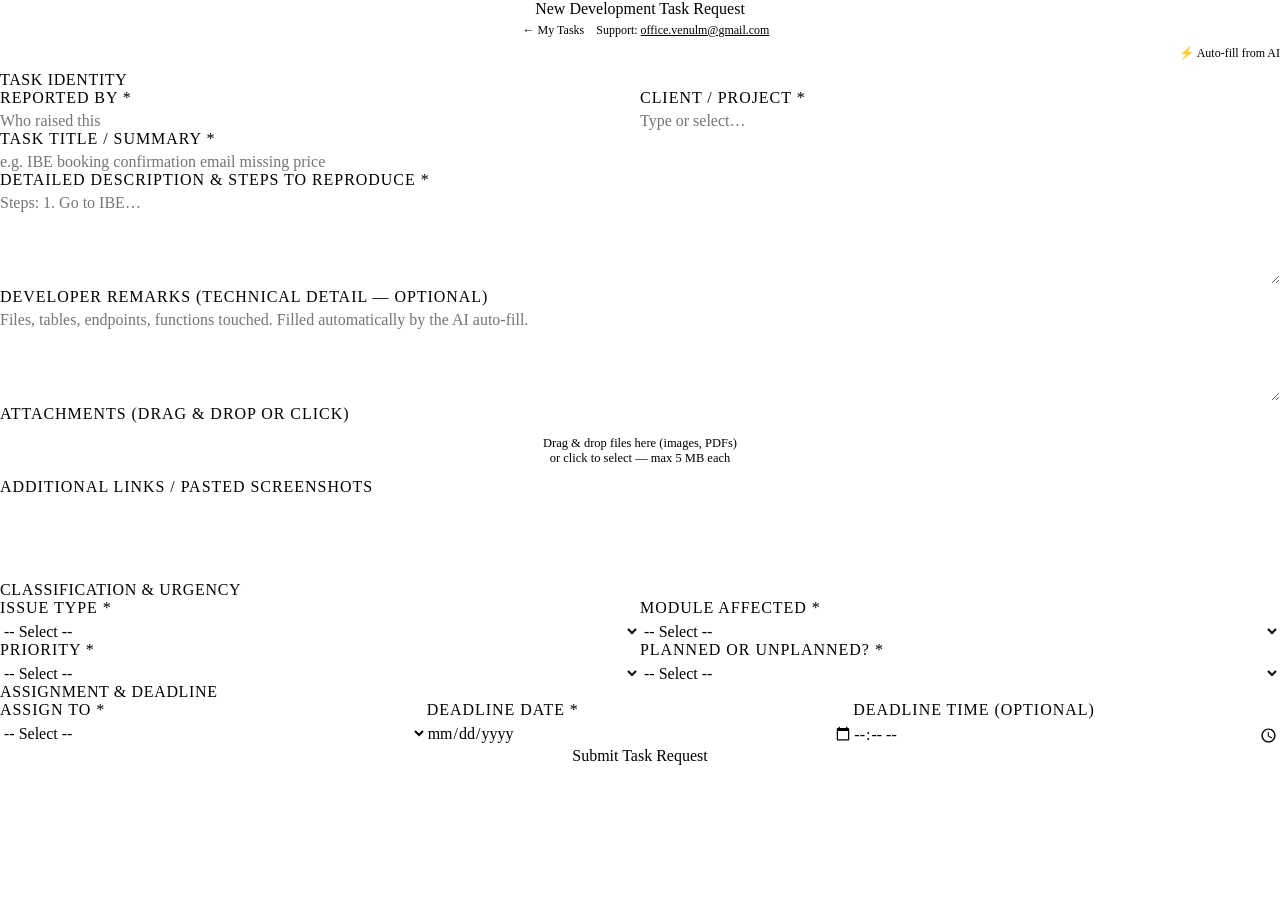
<file: appscript/Index.html>
<!DOCTYPE html>
<html>
<head>
<base target="_top">
<meta charset="utf-8">
<?!= include('Tokens'); ?>
<style>
  /* New task request form — OneSapro design system.
     No brand values are declared here; everything resolves from Tokens.html.
     The old local :root defined --color-primary:#76B900, which collided head-on
     with the design system's --color-primary:#00712D. */
  *, *::before, *::after { box-sizing: border-box; }
  [hidden] { display: none !important; }
  body { font-family: var(--font-body); background: var(--green-wash);
         color: var(--charcoal); margin: 0; padding: var(--space-5) var(--space-4);
         font-size: var(--fs-sm); line-height: var(--lh-normal);
         -webkit-font-smoothing: antialiased; }
  :focus-visible { outline: none; box-shadow: var(--shadow-focus); border-radius: var(--radius-sm); }

  .container { max-width: var(--content-max); margin: auto; background: var(--white);
               padding: var(--space-6) var(--space-5); border-radius: var(--radius-lg);
               box-shadow: var(--shadow-md); }
  .logo-container { text-align: center; margin-bottom: var(--space-4); }
  .logo-container img { max-height: 44px; width: auto; }

  h1 { color: var(--charcoal); font: var(--fw-bold) var(--fs-h4)/1.25 var(--font-heading);
       letter-spacing: var(--ls-tight); text-align: center; margin: 0 0 var(--space-2); }
  .byline { display: flex; justify-content: center; align-items: center;
            gap: var(--space-4); flex-wrap: wrap; font-size: 12px;
            color: var(--ink-400); margin-bottom: var(--space-5); }
  .byline a { color: var(--green-medium); }
  .nav-link { font-weight: var(--fw-semibold); text-decoration: none; padding: 5px 12px;
              border: 1px solid var(--line-200); border-radius: var(--radius-pill);
              background: var(--white); color: var(--green-primary); }
  .nav-link:hover { background: var(--lime-soft); border-color: var(--lime-line); }

  label { display: block; margin-bottom: 5px;
          font: var(--fw-semibold) 10.5px var(--font-body);
          letter-spacing: .06em; text-transform: uppercase; color: var(--ink-400); }
  label.required::after { content: " *"; color: var(--state-stop); }

  input[type=text], input[type=date], input[type=time], select, textarea {
    width: 100%; padding: 9px var(--space-3); margin-bottom: var(--space-4);
    border: 1px solid var(--line-200); border-radius: var(--radius-sm);
    font: 13px var(--font-body); color: var(--charcoal); background: var(--white);
    transition: border-color .12s;
  }
  input:focus, select:focus, textarea:focus { border-color: var(--green-medium); outline: none; }
  textarea { resize: vertical; min-height: 90px; line-height: var(--lh-normal); }

  .section-header { background: var(--green-wash); color: var(--charcoal);
    padding: 10px var(--space-4); margin: var(--space-5) 0 var(--space-4);
    border-radius: var(--radius-sm); border-left: 3px solid var(--green-primary);
    font: var(--fw-semibold) 12px var(--font-body); letter-spacing: .04em;
    text-transform: uppercase; }

  .form-row { display: flex; gap: var(--space-4); }
  .form-col { flex: 1; min-width: 0; }
  @media (max-width: 620px) { .form-row { flex-direction: column; gap: 0; } }

  /* One filled primary per surface. */
  .submit-button { background: var(--green-primary); color: var(--text-on-green);
    padding: 12px var(--space-5); border: 1px solid var(--green-primary);
    border-radius: var(--radius-pill); cursor: pointer;
    font: var(--fw-semibold) var(--fs-body) var(--font-body);
    margin-top: var(--space-5); width: 100%; }
  .submit-button:hover:not(:disabled) { background: var(--green-primary-700); }
  .submit-button:disabled { opacity: .5; cursor: not-allowed; }

  #loading { display: none; text-align: center; margin-top: var(--space-5);
             color: var(--green-primary); font-weight: var(--fw-semibold); }
  #responseMessage { display: none; text-align: center; margin-top: var(--space-5);
                     padding: var(--space-4); border-radius: var(--radius-md);
                     white-space: pre-line; font-size: 13px; }
  .success { background: var(--lime-soft); color: var(--green-primary);
             border: 1px solid var(--lime-line); }
  .error   { background: var(--state-stop-soft); color: var(--state-stop);
             border: 1px solid var(--state-stop); }
  .warn    { background: var(--state-warn-soft); color: var(--state-warn-ink);
             border: 1px solid var(--state-warn-line); }

  #drop-zone { border: 1.5px dashed var(--line-200); border-radius: var(--radius-md);
               padding: var(--space-5); text-align: center; color: var(--ink-400);
               margin-bottom: var(--space-4); cursor: pointer; transition: .15s;
               font-size: 12.5px; }
  #drop-zone:hover { border-color: var(--green-medium); }
  #drop-zone.dragover { border-color: var(--green-medium); background: var(--lime-soft);
                        color: var(--green-primary); }
  .file-item { display: flex; justify-content: space-between; align-items: center;
               background: var(--green-wash); padding: 8px 11px; margin-bottom: 5px;
               border-radius: var(--radius-sm); font-size: 12.5px; }
  .remove-file { color: var(--state-stop); cursor: pointer; font-weight: var(--fw-semibold);
                 margin-left: var(--space-3); }

  #toggleAutoFill { font-size: 12px; color: var(--ink-400); cursor: pointer; user-select: none; }
  #toggleAutoFill:hover { color: var(--green-medium); }
  #autoFillContainer { display: none; margin-bottom: var(--space-5); padding: var(--space-4);
                       background: var(--green-wash); border: 1px solid var(--line-200);
                       border-radius: var(--radius-md); }
  #quickFill { font-family: ui-monospace, Menlo, monospace; font-size: 12px;
               min-height: 70px; border: 1px dashed var(--line-200);
               margin-bottom: var(--space-3); white-space: pre; background: var(--white); }
  .af-buttons { display: flex; gap: var(--space-3); justify-content: flex-end; flex-wrap: wrap; }
  .af-btn { border-radius: var(--radius-sm); padding: 7px 13px; font-size: 12px;
            cursor: pointer; font-family: var(--font-body); font-weight: var(--fw-medium); }
  .af-prompt { background: var(--white); border: 1px solid var(--line-200); color: var(--green-primary); }
  .af-prompt:hover { background: var(--lime-soft); border-color: var(--lime-line); }
  .af-clear  { background: var(--white); border: 1px solid var(--line-200); color: var(--ink-600); }
  .af-clear:hover { border-color: var(--state-stop); color: var(--state-stop); }
  #autoFillFeedback { display: none; font-size: 12px; margin-top: var(--space-3);
                      padding: 9px 11px; border-radius: var(--radius-sm); white-space: pre-line; }
</style>
</head>
<body>

<div class="container">
  <div class="logo-container">
    <img id="brand-logo" alt="OneSapro" hidden>
  </div>

  <h1>New Development Task Request</h1>
  <div class="byline">
    <a href="?page=mytasks" class="nav-link">&#8592; My Tasks</a>
    <span>Support: <a href="mailto:office.venulm@gmail.com">office.venulm@gmail.com</a></span>
  </div>

  <form id="taskForm">

    <div style="text-align:right; margin-bottom:10px;">
      <span id="toggleAutoFill">⚡ Auto-fill from AI</span>
    </div>

    <div id="autoFillContainer">
      <textarea id="quickFill" rows="3" placeholder="Paste the tab-separated row from your AI here (Ctrl+V)…"></textarea>
      <div class="af-buttons">
        <button type="button" id="copyAiPromptBtn" class="af-btn af-prompt">Copy AI Prompt</button>
        <button type="button" id="clearFormBtn"    class="af-btn af-clear">Clear Form</button>
      </div>
      <div id="autoFillFeedback"></div>
    </div>

    <div class="section-header">Task Identity</div>
    <div class="form-row">
      <div class="form-col">
        <label class="required" for="reporter">Reported By</label>
        <input type="text" id="reporter" name="reporter" required placeholder="Who raised this">
      </div>
      <div class="form-col">
        <label class="required" for="client">Client / Project</label>
        <input list="client-list" type="text" id="client" name="client" required placeholder="Type or select…">
        <datalist id="client-list">
          <option value="447 Restaurant"></option><option value="Agri FLI Restaurant"></option>
          <option value="Amor Beach Unawatuna"></option><option value="Arangala Forest Lodge"></option>
          <option value="Atha Resort"></option><option value="Avasta Resort"></option>
          <option value="Bloomfield Athletic Club"></option><option value="Bodyline"></option>
          <option value="Canal View Garden"></option><option value="Chimneys NE"></option>
          <option value="Cinnamon Village Sinharaja"></option><option value="Closenberg Hotel"></option>
          <option value="Curry Pot Clifford Avenue"></option><option value="Curry Pot Lotus Tower"></option>
          <option value="Curry Pot Marine Drive"></option><option value="Curry Pot RMV"></option>
          <option value="Curry Pot Sampath Bank"></option><option value="Customized Solutions"></option>
          <option value="Dutch Lanka"></option><option value="Earls Red Kurunegala"></option>
          <option value="Earls Red Passikudah"></option><option value="Earl's Laundry"></option>
          <option value="Elephas"></option><option value="Elements Beach Resort"></option>
          <option value="EPIC Aura"></option><option value="Epic Leisure"></option>
          <option value="EPIC Warehouse"></option><option value="Finance Project"></option>
          <option value="Flute masion"></option><option value="Galle Services Hub"></option>
          <option value="General"></option><option value="Heaven Seven kandy"></option>
          <option value="Heaven Seven NE"></option><option value="Heenatigala Walawwa"></option>
          <option value="Hotel Ganthera"></option><option value="Hotel Glendower"></option>
          <option value="Hotel Randiya Anuradhapura"></option><option value="Indra Manel Resort"></option>
          <option value="Insee"></option><option value="Ivory Resort"></option>
          <option value="Jungle Village"></option><option value="Kandegedara"></option>
          <option value="Kitchen House"></option><option value="Lakeside Nuwarawewa"></option>
          <option value="Mahaweli Reach Asiri Outlet"></option><option value="Mahaweli Reach Hotel"></option>
          <option value="Mahaweli Reach KCC Outlet"></option><option value="Mahaweli Reach Nihal Super Outlet"></option>
          <option value="Monaara Resort"></option><option value="Morawaka Grocery"></option>
          <option value="Mount Marina Villas"></option><option value="Nest Restaurant"></option>
          <option value="Niriella Motors"></option><option value="Olanro Hotel Negombo"></option>
          <option value="Orient"></option><option value="Ovinmo"></option>
          <option value="Ovinmo River Side"></option><option value="PalmScape"></option>
          <option value="Pathirana Super"></option><option value="Pedro Barn"></option>
          <option value="POS EE Web"></option><option value="Prathap Valuers"></option>
          <option value="Regent Cafe Borella"></option><option value="Regent Caterers"></option>
          <option value="Regent Country Club Grand"></option><option value="Regent Country Club Havelock"></option>
          <option value="Regent Country Club Malabe"></option><option value="Roof Mart"></option>
          <option value="Royal Rock"></option><option value="Sahana Beligaha"></option>
          <option value="Sahana Galle"></option><option value="Sahana Karapitiya"></option>
          <option value="Sahana Magalle"></option><option value="Sanctuary at Tissawewa"></option>
          <option value="Serene lake View Resort"></option><option value="Ship2500"></option>
          <option value="Sinharaja Forest Gate"></option><option value="SkyGate"></option>
          <option value="Somerset Mirissa Beach"></option><option value="Somerset Mirissa Blue"></option>
          <option value="Sri Gemunu"></option><option value="Sun Ray Passikudah"></option>
          <option value="Task Management Application"></option><option value="The Chariot Hikkaduwa"></option>
          <option value="The Cloud Hanthana"></option><option value="The Lady Hill"></option>
          <option value="Victoria"></option><option value="Villa Sommet"></option>
          <option value="Waasala Leisure"></option><option value="WB Villa"></option>
          <option value="Wisdom Habarana"></option><option value="Other"></option>
        </datalist>
      </div>
    </div>

    <label class="required" for="taskSummary">Task Title / Summary</label>
    <input type="text" id="taskSummary" name="taskSummary" required maxlength="120"
           placeholder="e.g. IBE booking confirmation email missing price">

    <label class="required" for="remarks">Detailed Description &amp; Steps to Reproduce</label>
    <textarea id="remarks" name="remarks" required placeholder="Steps: 1. Go to IBE…"></textarea>

    <label for="developerRemarks">Developer Remarks (technical detail — optional)</label>
    <textarea id="developerRemarks" name="developerRemarks"
              placeholder="Files, tables, endpoints, functions touched. Filled automatically by the AI auto-fill."></textarea>

    <label>Attachments (drag &amp; drop or click)</label>
    <div id="drop-zone">
      <p>Drag &amp; drop files here (images, PDFs)<br>or click to select — max 5&nbsp;MB each</p>
      <input type="file" id="fileInput" multiple style="display:none">
    </div>
    <div id="file-list"></div>

    <label for="paste-area">Additional Links / Pasted Screenshots</label>
    <div id="paste-area" contenteditable="true"
         style="min-height:80px; padding:var(--space-3); margin-bottom:var(--space-4);
                border:1px solid var(--line-200); border-radius:var(--radius-sm);
                background:var(--white); overflow:auto;"></div>

    <div class="section-header">Classification &amp; Urgency</div>
    <div class="form-row">
      <div class="form-col">
        <label class="required" for="issueType">Issue Type</label>
        <select id="issueType" name="issueType" required><option value="">-- Select --</option></select>
      </div>
      <div class="form-col">
        <label class="required" for="module">Module Affected</label>
        <select id="module" name="module" required><option value="">-- Select --</option></select>
      </div>
    </div>

    <div class="form-row">
      <div class="form-col">
        <label class="required" for="priorityStatus">Priority</label>
        <select id="priorityStatus" name="priorityStatus" required><option value="">-- Select --</option></select>
      </div>
      <div class="form-col">
        <label class="required" for="plannedUnplanned">Planned or Unplanned?</label>
        <select id="plannedUnplanned" name="plannedUnplanned" required><option value="">-- Select --</option></select>
      </div>
    </div>

    <div class="section-header">Assignment &amp; Deadline</div>
    <div class="form-row">
      <div class="form-col">
        <label class="required" for="assignedMember">Assign To</label>
        <select id="assignedMember" name="assignedMember" required><option value="">-- Select --</option></select>
      </div>
      <div class="form-col">
        <label class="required" for="deadlineDate">Deadline Date</label>
        <input type="date" id="deadlineDate" name="deadlineDate" required>
      </div>
      <div class="form-col">
        <label for="deadlineTime">Deadline Time (optional)</label>
        <input type="time" id="deadlineTime" name="deadlineTime">
      </div>
    </div>

    <button type="submit" class="submit-button" id="submitBtn">Submit Task Request</button>
  </form>

  <div id="loading">Submitting task… please wait.</div>
  <div id="responseMessage"></div>
</div>

<script>
// ---------------------------------------------------------------------------
// CONFIG — dropdowns come from Code.gs so the lists live in exactly one place
// ---------------------------------------------------------------------------
var CONFIG = null;

/**
 * items are {v, l}: v is what gets stored in the sheet, l is what people read.
 * Showing v in both places turned the dropdowns into internal codes.
 */
function fillSelect(id, items) {
  var el = document.getElementById(id);
  items.forEach(function (it) {
    var o = document.createElement('option');
    o.value = it.v;
    o.textContent = it.l;
    el.appendChild(o);
  });
}

// Brand mark comes from Tokens.html — a relative asset path is dead under Apps Script.
if (window.BRAND && window.BRAND['onesapro-logo']) {
  var lg = document.getElementById('brand-logo');
  lg.src = window.BRAND['onesapro-logo'];
  lg.hidden = false;
}

google.script.run.withSuccessHandler(function (cfg) {
  CONFIG = cfg;
  fillSelect('module', cfg.modules);
  fillSelect('issueType', cfg.issueTypes);
  fillSelect('priorityStatus', cfg.priorities);
  fillSelect('plannedUnplanned', cfg.planned);
  fillSelect('assignedMember', cfg.developers);
  restoreRemembered();
}).withFailureHandler(function (err) {
  showResponse('Could not load form options: ' + err.message, 'error');
}).getFormConfig();

// ---------------------------------------------------------------------------
// ATTACHMENTS
// ---------------------------------------------------------------------------
var uploadedFiles = [];
var pendingReads  = 0;

var dropZone  = document.getElementById('drop-zone');
var fileInput = document.getElementById('fileInput');

dropZone.addEventListener('click', function () { fileInput.click(); });
dropZone.addEventListener('dragover', function (e) { e.preventDefault(); dropZone.classList.add('dragover'); });
dropZone.addEventListener('dragleave', function () { dropZone.classList.remove('dragover'); });
dropZone.addEventListener('drop', function (e) {
  e.preventDefault(); dropZone.classList.remove('dragover'); handleFiles(e.dataTransfer.files);
});
fileInput.addEventListener('change', function (e) { handleFiles(e.target.files); });

/**
 * FileReader is async. pendingReads keeps the submit button disabled until
 * every file has finished encoding — otherwise a fast submit sends a short list.
 */
function handleFiles(files) {
  for (var i = 0; i < files.length; i++) {
    var file = files[i];
    if (file.size > 5 * 1024 * 1024) { alert(file.name + ' is larger than 5 MB and was skipped.'); continue; }

    pendingReads++;
    updateSubmitState();

    (function (f) {
      var reader = new FileReader();
      reader.onload = function (ev) {
        uploadedFiles.push({ name: f.name, type: f.type, data: ev.target.result });
        pendingReads--; renderFileList(); updateSubmitState();
      };
      reader.onerror = function () {
        alert('Could not read ' + f.name);
        pendingReads--; updateSubmitState();
      };
      reader.readAsDataURL(f);
    })(file);
  }
  fileInput.value = '';
}

function renderFileList() {
  var list = document.getElementById('file-list');
  list.innerHTML = '';
  uploadedFiles.forEach(function (file, index) {
    var div = document.createElement('div');
    div.className = 'file-item';
    var name = document.createElement('span');
    name.textContent = '📎 ' + file.name;          // textContent, never innerHTML
    var x = document.createElement('span');
    x.className = 'remove-file'; x.textContent = '✕';
    x.onclick = function () { uploadedFiles.splice(index, 1); renderFileList(); };
    div.appendChild(name); div.appendChild(x);
    list.appendChild(div);
  });
}

function updateSubmitState() {
  var btn = document.getElementById('submitBtn');
  btn.disabled = pendingReads > 0;
  btn.textContent = pendingReads > 0
    ? 'Reading ' + pendingReads + ' attachment(s)…'
    : 'Submit Task Request';
}

// ---------------------------------------------------------------------------
// SUBMIT
// ---------------------------------------------------------------------------
document.getElementById('taskForm').addEventListener('submit', function (e) {
  e.preventDefault();
  if (pendingReads > 0) return;

  var data = {};
  new FormData(e.target).forEach(function (v, k) { data[k] = v; });

  var pasteArea = document.getElementById('paste-area');
  data.pastedImages = Array.prototype.slice.call(pasteArea.querySelectorAll('img'))
    .map(function (img) { return img.getAttribute('src'); })
    .filter(function (src) { return src && src.indexOf('data:image/') === 0; });
  data.droppedFiles   = uploadedFiles;
  data.attachmentText = pasteArea.innerText || '';

  document.getElementById('loading').style.display = 'block';
  document.getElementById('responseMessage').style.display = 'none';
  e.target.style.display = 'none';

  google.script.run.withSuccessHandler(onSubmitResult)
                   .withFailureHandler(onSubmitFailure)
                   .handleImageSubmission(data);
});

/**
 * The server returns {success, taskId | error}. It used to return a bare string,
 * so every failure arrived here and was reported to the user as a success while
 * the form reset and threw away what they had typed.
 */
function onSubmitResult(result) {
  document.getElementById('loading').style.display = 'none';
  var form = document.getElementById('taskForm');
  form.style.display = 'block';

  if (!result || !result.success) {
    showResponse('Task NOT saved: ' + ((result && result.error) || 'unknown error') +
                 '\nYour entries are still on the form. Fix the problem and submit again.', 'error');
    return;
  }

  // A saved task whose attachments failed is not a clean success — amber, not green.
  showResponse('Task submitted — ' + result.taskId +
               (result.warning ? '\n' + result.warning : ''),
               result.warning ? 'warn' : 'success');
  form.reset();
  document.getElementById('paste-area').innerHTML = '';
  uploadedFiles = [];
  renderFileList();
  clearHighlights();
  restoreRemembered();
}

function onSubmitFailure(error) {
  document.getElementById('loading').style.display = 'none';
  document.getElementById('taskForm').style.display = 'block';
  // A server-side crash can cross google.script.run with no usable message,
  // so never interpolate it blindly — "Task NOT saved: undefined" helps nobody.
  var detail = (error && (error.message || error.name)) ? (error.message || error.name)
                                                        : 'the server did not say why';
  showResponse('Task NOT saved: ' + detail +
               '\nYour entries are still on the form. If this keeps happening, ' +
               'send Venul a screenshot — the reason is in the Apps Script ' +
               'execution log.', 'error');
}

function showResponse(msg, type) {
  var el = document.getElementById('responseMessage');
  el.textContent = msg;
  el.className = type;
  el.style.display = 'block';
}

// ---------------------------------------------------------------------------
// AUTO-FILL
// ---------------------------------------------------------------------------
document.getElementById('toggleAutoFill').addEventListener('click', function () {
  var box = document.getElementById('autoFillContainer');
  var open = box.style.display === 'block';
  box.style.display = open ? 'none' : 'block';
  this.style.color = open ? 'var(--ink-400)' : 'var(--green-medium)';
  if (!open) document.getElementById('quickFill').focus();
});

document.getElementById('clearFormBtn').addEventListener('click', function () {
  document.getElementById('taskForm').reset();
  document.getElementById('paste-area').innerHTML = '';
  document.getElementById('quickFill').value = '';
  uploadedFiles = []; renderFileList();
  clearHighlights();
  showFeedback('Form cleared.', 'success');
  restoreRemembered();
});

function clearHighlights() {
  document.querySelectorAll('#taskForm input, #taskForm select, #taskForm textarea')
          .forEach(function (el) { el.style.borderColor = 'var(--line-200)'; });
}

/**
 * Bound to `paste`, not `input`. clipboardData carries the raw text with its
 * tabs and newlines intact; an `input` handler on a single-line field fired on
 * every keystroke and never saw a newline at all.
 */
document.getElementById('quickFill').addEventListener('paste', function (e) {
  e.preventDefault();
  var raw = (e.clipboardData || window.clipboardData).getData('text');
  this.value = raw;
  applyAutoFill(raw);
});

function pad2(n) { return String(n).padStart(2, '0'); }

/** Local components only. toISOString() shifts UTC+5:30 back a day. */
function toIsoDateLocal(d) {
  return d.getFullYear() + '-' + pad2(d.getMonth() + 1) + '-' + pad2(d.getDate());
}

function parseDeadlineDate(s) {
  s = String(s).trim();
  var m = s.match(/^(\d{4})-(\d{1,2})-(\d{1,2})$/);            // yyyy-mm-dd
  if (m) return new Date(+m[1], +m[2] - 1, +m[3]);
  m = s.match(/^(\d{1,2})\/(\d{1,2})\/(\d{4})$/);              // mm/dd/yyyy
  if (m) return new Date(+m[3], +m[1] - 1, +m[2]);
  var d = new Date(s);
  return isNaN(d.getTime()) ? null : d;
}

function applyAutoFill(val) {
  if (!val || !val.trim()) return;

  val = val.replace(/^```[a-z]*\r?\n/i, '').replace(/\r?\n```\s*$/, '')
           .replace(/^["']|["']$/g, '');
  clearHighlights();

  var lines = val.split(/\r?\n/).filter(function (l) { return l.trim().length > 0; });
  if (/^\s*task\s*id\b/i.test(lines[0]) && lines.length > 1) lines.shift();
  var parts = lines[lines.length - 1].split('\t');
  var warnings = [];

  if (parts.length < 15) {
    showFeedback('Invalid format — got ' + parts.length + ' columns, need at least 15.\n' +
                 'Check the AI used real tabs, not spaces. Your paste is still in the box.', 'error');
    return;   // the box is NOT cleared, so you can see what actually arrived
  }

  function setInput(id, i) {
    var el = document.getElementById(id);
    if (el && parts[i] && parts[i].trim()) {
      el.value = parts[i].trim();
      el.style.borderColor = 'var(--green-medium)';
    }
  }
  function setSelect(id, i) {
    var el = document.getElementById(id);
    if (!el || !parts[i] || !parts[i].trim()) return;
    var v = parts[i].trim();
    var match = Array.prototype.slice.call(el.options).filter(function (o) {
      return o.value.toLowerCase() === v.toLowerCase();
    })[0];
    if (match) { el.value = match.value; el.style.borderColor = 'var(--green-medium)'; }
    else { el.style.borderColor = 'var(--state-stop)'; warnings.push('"' + v + '" is not a valid ' + id + '.'); }
  }

  setInput('taskSummary', 2);
  setInput('client', 3);
  setSelect('module', 4);
  setSelect('issueType', 5);
  setSelect('assignedMember', 7);
  setSelect('plannedUnplanned', 14);
  setSelect('priorityStatus', 15);
  setInput('remarks', 16);
  setInput('developerRemarks', 17);   // column 18 — was silently discarded before
  setInput('reporter', 19);

  var blankish = /^(blank|n\/a|none|-)$/i;

  if (parts[9] && parts[9].trim() && !blankish.test(parts[9].trim())) {
    var d = parseDeadlineDate(parts[9]);
    var el = document.getElementById('deadlineDate');
    if (d) { el.value = toIsoDateLocal(d); el.style.borderColor = 'var(--green-medium)'; }
    else { el.style.borderColor = 'var(--state-stop)'; warnings.push('Deadline date not understood: "' + parts[9].trim() + '".'); }
  }

  if (parts[10] && parts[10].trim() && !blankish.test(parts[10].trim())) {
    var m = parts[10].trim().match(/(\d{1,2}):(\d{2})(?::\d{2})?\s*(AM|PM)?/i);
    var te = document.getElementById('deadlineTime');
    if (m) {
      var h = parseInt(m[1], 10);
      var ap = m[3] ? m[3].toUpperCase() : null;
      if (ap === 'PM' && h < 12) h += 12;
      if (ap === 'AM' && h === 12) h = 0;
      te.value = pad2(h) + ':' + m[2];
      te.style.borderColor = 'var(--green-medium)';
    } else {
      te.style.borderColor = 'var(--state-stop)';
      warnings.push('Deadline time not understood: "' + parts[10].trim() + '".');
    }
  }

  showFeedback(
    warnings.length
      ? 'Filled with warnings — the red fields need you:\n• ' + warnings.join('\n• ')
      : 'Filled ' + parts.length + ' columns. Nothing is flagged — review and submit.',
    warnings.length ? 'error' : 'success'
  );
}

function showFeedback(msg, type) {
  var fb = document.getElementById('autoFillFeedback');
  fb.textContent = msg;
  fb.style.display = 'block';
  fb.style.background  = type === 'error' ? 'var(--state-stop-soft)' : 'var(--lime-soft)';
  fb.style.color       = type === 'error' ? 'var(--state-stop)' : 'var(--green-primary)';
  fb.style.border      = '1px solid ' + (type === 'error' ? 'var(--state-stop)' : 'var(--lime-line)');
  if (type === 'success') setTimeout(function () { fb.style.display = 'none'; }, 6000);
}

// ---------------------------------------------------------------------------
// AI PROMPT — built from CONFIG so it can never drift from the dropdowns
// ---------------------------------------------------------------------------
document.getElementById('copyAiPromptBtn').addEventListener('click', function () {
  var btn = this;
  if (!CONFIG) { alert('Form options are still loading. Try again in a second.'); return; }

  var prompt =
'Act as a strict technical-to-business translator for a development task tracker.\n' +
'Convert the raw notes below into a SINGLE tab-separated line of 23 columns.\n\n' +
'PARSING RULES\n' +
'1. Exactly 23 columns, separated ONLY by real tab characters. No spaces around tabs.\n' +
'2. Empty fields must be truly empty (\\t\\t). Never write "BLANK", "N/A", "None" or "-".\n' +
'3. Column 1 is always [AUTO]. Column 14 is always NEW. Column 22 is always No.\n' +
'4. Output the line and nothing else. No code fence, no commentary.\n\n' +
'LANGUAGE RULES\n' +
'- Columns 3 and 17 are read by non-technical management. Plain business English.\n' +
'- Never include internal planning codes (AC-082, V64, D-C22.1, B305, Q7, M04-C03).\n' +
'  Translate them into what they do — "database migration", "Fee Note screen".\n' +
'- Exception: spell client comment numbers out in full, e.g. "(Client Comment 24)".\n' +
'- Column 18 carries the technical detail (files, tables, endpoints, functions).\n' +
'  Real code artifacts are fine there; planning codes are still banned.\n\n' +
'COLUMNS\n' +
' 1 Task ID          [AUTO]\n' +
' 2 Date             mm/dd/yyyy\n' +
' 3 Task Summary     plain English, max 60 chars\n' +
' 4 Client/Project\n' +
' 5 Module           [' + CONFIG.raw.modules.join(', ') + ']\n' +
' 6 Issue Type       [' + CONFIG.raw.issueTypes.join(', ') + ']\n' +
' 7 Submitter Email  (empty)\n' +
' 8 Assigned Member  [' + CONFIG.raw.developers.join(', ') + ']\n' +
' 9 Total Time       (empty)\n' +
'10 Deadline Date    YYYY-MM-DD\n' +
'11 Deadline Time    HH:MM AM/PM\n' +
'12 Completed Date   (empty)\n' +
'13 Completed Time   (empty)\n' +
'14 Status           NEW\n' +
'15 Planned          [' + CONFIG.raw.planned.join(', ') + ']\n' +
'16 Priority         [' + CONFIG.raw.priorities.join(', ') + ']\n' +
'17 Remarks          business explanation, no internal codes\n' +
'18 Developer Remark technical detail\n' +
'19 Start Time       (empty)\n' +
'20 Reporter Name\n' +
'21 Attachments      (empty)\n' +
'22 SVN Committed    No\n' +
'23 NA               (empty)\n\n' +
'For several tasks at once, output one such line per task, newline separated,\n' +
'and paste the block into Tracker Options > Bulk Add Tasks instead of this form.\n\n' +
'RAW NOTES:\n[PASTE YOUR SESSION NOTES HERE]';

  navigator.clipboard.writeText(prompt).then(function () {
    var original = btn.textContent;
    btn.textContent = 'Prompt copied';
    btn.style.background = 'var(--lime-soft)';
    setTimeout(function () { btn.textContent = original; btn.style.background = 'var(--white)'; }, 3000);
  }).catch(function () {
    alert('Clipboard blocked by the browser. Select the prompt manually from the console.');
  });
});

// ---------------------------------------------------------------------------
// REMEMBER LAST REPORTER / ASSIGNEE (per browser)
// ---------------------------------------------------------------------------
function restoreRemembered() {
  try {
    var dev = localStorage.getItem('tracker_last_dev');
    var rep = localStorage.getItem('tracker_last_reporter');
    var sel = document.getElementById('assignedMember');
    if (dev && Array.prototype.some.call(sel.options, function (o) { return o.value === dev; })) sel.value = dev;
    if (rep) document.getElementById('reporter').value = rep;
  } catch (e) { /* private window — ignore */ }
}

document.getElementById('taskForm').addEventListener('change', function (e) {
  try {
    if (e.target.id === 'assignedMember') localStorage.setItem('tracker_last_dev', e.target.value);
    if (e.target.id === 'reporter')       localStorage.setItem('tracker_last_reporter', e.target.value);
  } catch (err) { /* ignore */ }
});
</script>
</body>
</html>
</file>
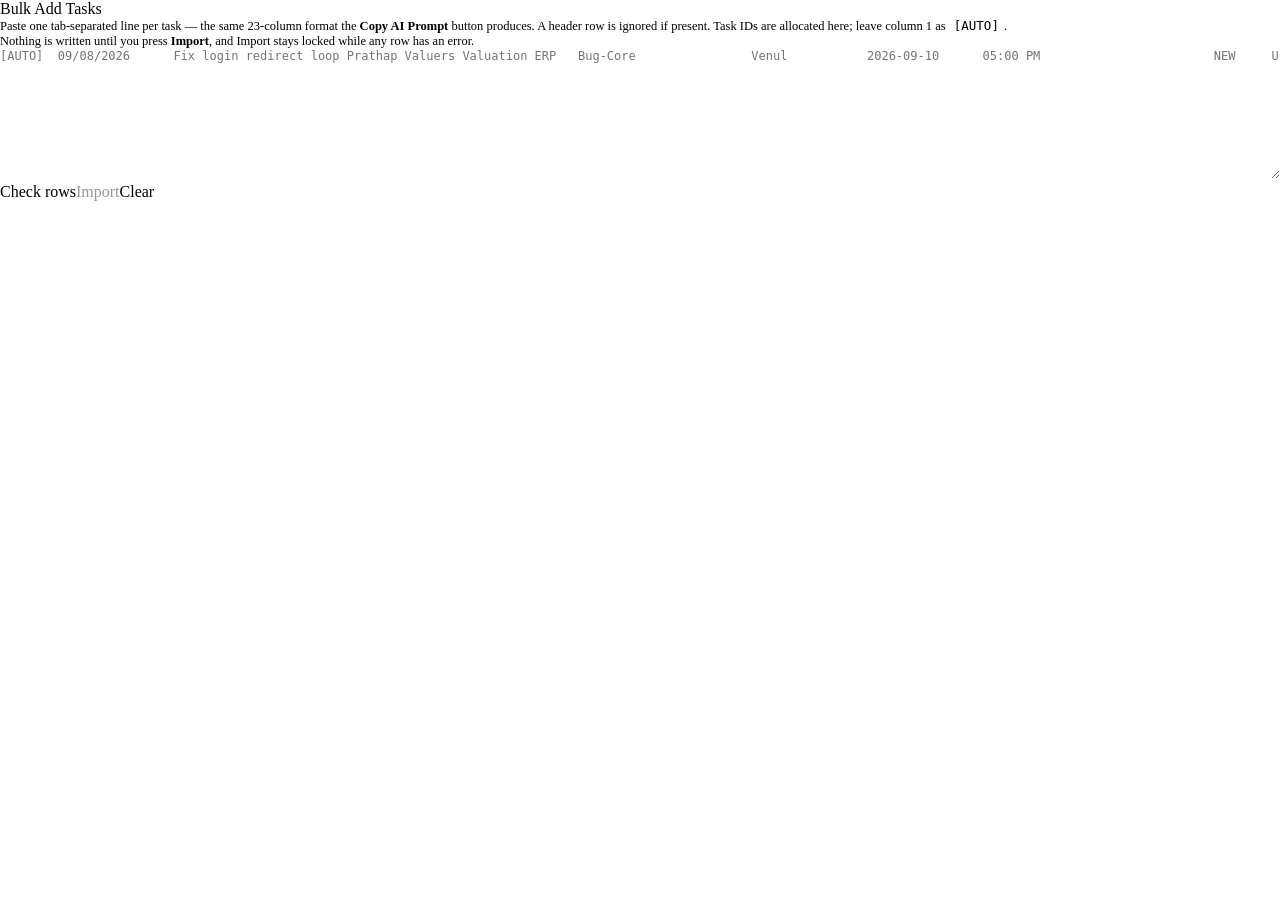
<file: appscript/BulkAdd.html>
<!DOCTYPE html>
<html>
<head>
<base target="_top">
<meta charset="utf-8">
<?!= include('Tokens'); ?>
<style>
  /* Bulk Add — OneSapro design system. No brand values declared locally. */
  *, *::before, *::after { box-sizing: border-box; }
  [hidden] { display: none !important; }
  body { font-family: var(--font-body); font-size: var(--fs-sm); color: var(--charcoal);
         margin: 0; padding: var(--space-4); background: var(--green-wash);
         line-height: var(--lh-normal); -webkit-font-smoothing: antialiased; }
  :focus-visible { outline: none; box-shadow: var(--shadow-focus); border-radius: var(--radius-sm); }

  h2 { font: var(--fw-bold) var(--fs-h4)/1.25 var(--font-heading);
       letter-spacing: var(--ls-tight); margin: 0 0 var(--space-1); }
  .hint { color: var(--ink-600); font-size: 12.5px; margin: 0 0 var(--space-3);
          line-height: var(--lh-relaxed); }
  .hint code { background: var(--white); border: 1px solid var(--line-200);
               padding: 1px 5px; border-radius: 4px; font-family: ui-monospace, Menlo, monospace; }

  textarea { width: 100%; height: 130px; padding: var(--space-3);
             border: 1px dashed var(--line-200); border-radius: var(--radius-sm);
             font-family: ui-monospace, Menlo, monospace; font-size: 12px;
             white-space: pre; resize: vertical; background: var(--white);
             color: var(--charcoal); }
  textarea:focus { border-color: var(--green-medium); outline: none; }

  .toolbar { display: flex; gap: var(--space-2); align-items: center;
             margin: var(--space-3) 0; flex-wrap: wrap; }
  button { border-radius: var(--radius-sm); padding: 8px var(--space-4); cursor: pointer;
           font: var(--fw-semibold) 12px var(--font-body); font-family: var(--font-body); }
  button:disabled { opacity: .4; cursor: not-allowed; }
  .btn-check  { background: var(--white); color: var(--green-primary);
                border: 1px solid var(--line-200); }
  .btn-check:hover:not(:disabled) { background: var(--lime-soft); border-color: var(--lime-line); }
  /* The one filled primary on this surface. */
  .btn-import { background: var(--green-primary); color: var(--text-on-green);
                border: 1px solid var(--green-primary); border-radius: var(--radius-pill);
                padding: 8px var(--space-5); }
  .btn-import:hover:not(:disabled) { background: var(--green-primary-700); }
  .btn-clear  { background: var(--white); color: var(--ink-600); border: 1px solid var(--line-200); }
  .btn-clear:hover:not(:disabled) { border-color: var(--state-stop); color: var(--state-stop); }
  .spacer { flex: 1; }
  .summary { font: var(--fw-semibold) 12px var(--font-body); }
  .summary .ok  { color: var(--green-primary); }
  .summary .bad { color: var(--state-stop); }

  .results { max-height: 300px; overflow: auto; background: var(--white);
             border: 1px solid var(--line-200); border-radius: var(--radius-md); }
  table { border-collapse: collapse; width: 100%; }
  th { text-align: left; font: var(--fw-semibold) 10.5px var(--font-body);
       letter-spacing: var(--ls-label); text-transform: uppercase;
       color: var(--text-on-green); padding: 9px 11px; white-space: nowrap;
       background: var(--green-primary); position: sticky; top: 0; }
  td { padding: 9px 11px; border-bottom: 1px solid var(--line-100);
       vertical-align: top; font-size: 12px; }
  tr:last-child td { border-bottom: none; }
  tr.row-error td   { background: var(--state-stop-soft); }
  tr.row-warning td { background: var(--state-warn-soft); }

  .tag { display: inline-block; padding: 2px 8px; border-radius: var(--radius-pill);
         font: var(--fw-semibold) 10px var(--font-body); text-transform: uppercase;
         letter-spacing: .05em; white-space: nowrap; }
  .t-ok   { background: var(--lime-soft);       color: var(--green-primary); }
  .t-warn { background: var(--state-warn-soft); color: var(--state-warn); }
  .t-err  { background: var(--state-stop-soft); color: var(--state-stop); }
  .msg { margin: 3px 0 0; padding-left: 14px; font-size: 11px; }
  .msg.err  { color: var(--state-stop); }
  .msg.warn { color: var(--state-warn); }
  .lineno { color: var(--ink-400); font-variant-numeric: tabular-nums;
            font-family: ui-monospace, Menlo, monospace; }
  .txt { min-width: 0; overflow-wrap: anywhere; }

  .banner { display: none; margin-top: var(--space-3); padding: 11px var(--space-3);
            border-radius: var(--radius-md); font-size: 12px; white-space: pre-line; }
  .banner.success { background: var(--lime-soft); color: var(--green-primary);
                    border: 1px solid var(--lime-line); }
  .banner.error   { background: var(--state-stop-soft); color: var(--state-stop);
                    border: 1px solid var(--state-stop); }
  .banner.busy    { background: var(--green-wash); color: var(--ink-600);
                    border: 1px solid var(--line-200); }
</style>
</head>
<body>

<h2>Bulk Add Tasks</h2>
<p class="hint">
  Paste one tab-separated line per task — the same 23-column format the
  <b>Copy AI Prompt</b> button produces. A header row is ignored if present.
  Task IDs are allocated here; leave column&nbsp;1 as <code>[AUTO]</code>.<br>
  Nothing is written until you press <b>Import</b>, and Import stays locked while any row has an error.
</p>

<textarea id="paste" placeholder="[AUTO]&#9;09/08/2026&#9;Fix login redirect loop&#9;Prathap Valuers&#9;Valuation ERP&#9;Bug-Core&#9;&#9;Venul&#9;&#9;2026-09-10&#9;05:00 PM&#9;&#9;&#9;NEW&#9;Unplanned&#9;High&#9;…"></textarea>

<div class="toolbar">
  <button class="btn-check"  id="checkBtn"  onclick="runValidate()">Check rows</button>
  <button class="btn-import" id="importBtn" onclick="runImport()" disabled>Import</button>
  <button class="btn-clear"  onclick="clearAll()">Clear</button>
  <span class="spacer"></span>
  <span class="summary" id="summary"></span>
</div>

<div class="results" id="results" style="display:none">
  <table>
    <thead>
      <tr><th style="width:44px">#</th><th style="width:78px">Status</th><th>Task</th></tr>
    </thead>
    <tbody id="tbody"></tbody>
  </table>
</div>

<div class="banner" id="banner"></div>

<script>
var lastValidatedText = '';

function el(id) { return document.getElementById(id); }

function setBanner(msg, type) {
  var b = el('banner');
  if (!msg) { b.style.display = 'none'; return; }
  b.textContent = msg;
  b.className = 'banner ' + type;
  b.style.display = 'block';
}

function busy(on, label) {
  el('checkBtn').disabled = on;
  el('importBtn').disabled = on || !canImport;
  if (on) setBanner(label, 'busy');
}

var canImport = false;

function clearAll() {
  el('paste').value = '';
  el('results').style.display = 'none';
  el('tbody').innerHTML = '';
  el('summary').textContent = '';
  canImport = false;
  el('importBtn').disabled = true;
  setBanner('', '');
}

function runValidate() {
  var text = el('paste').value;
  if (!text.trim()) { setBanner('Paste something first.', 'error'); return; }

  busy(true, 'Checking rows…');
  google.script.run
    .withSuccessHandler(onValidated)
    .withFailureHandler(function (err) { busy(false); setBanner('Check failed: ' + err.message, 'error'); })
    .validateBulkRows(text);
}

function onValidated(res) {
  busy(false);

  if (res.error) {
    canImport = false;
    el('importBtn').disabled = true;
    el('results').style.display = 'none';
    setBanner(res.error, 'error');
    return;
  }

  lastValidatedText = el('paste').value;
  renderRows(res.rows);

  var warnCount = res.rows.filter(function (r) { return !r.errors.length && r.warnings.length; }).length;
  el('summary').innerHTML =
    '<span class="ok">' + res.validCount + ' ready</span>' +
    (warnCount ? ' · ' + warnCount + ' with warnings' : '') +
    (res.errorCount ? ' · <span class="bad">' + res.errorCount + ' blocked</span>' : '');

  canImport = res.errorCount === 0 && res.validCount > 0;
  el('importBtn').disabled = !canImport;
  el('importBtn').textContent = canImport ? 'Import ' + res.validCount + ' task(s)' : 'Import';

  setBanner(
    res.errorCount
      ? 'Fix the ' + res.errorCount + ' blocked row(s) above, then check again. Nothing has been written.'
      : 'All ' + res.validCount + ' row(s) look good. Press Import to write them to Master.',
    res.errorCount ? 'error' : 'success'
  );
}

function renderRows(rows) {
  var tbody = el('tbody');
  tbody.innerHTML = '';

  rows.forEach(function (r) {
    var tr = document.createElement('tr');
    if (r.errors.length)        tr.className = 'row-error';
    else if (r.warnings.length) tr.className = 'row-warning';

    var tdNo = document.createElement('td');
    tdNo.className = 'lineno';
    tdNo.textContent = r.lineNo;

    var tdTag = document.createElement('td');
    var tag = document.createElement('span');
    if (r.errors.length)        { tag.className = 'tag tag-error'; tag.textContent = 'Blocked'; }
    else if (r.warnings.length) { tag.className = 'tag tag-warn';  tag.textContent = 'Warning'; }
    else                        { tag.className = 'tag tag-ok';    tag.textContent = 'Ready'; }
    tdTag.appendChild(tag);

    var tdBody = document.createElement('td');
    var title = document.createElement('div');
    title.textContent = r.preview;                 // textContent — never innerHTML
    tdBody.appendChild(title);

    r.errors.forEach(function (m) {
      var p = document.createElement('div');
      p.className = 'msg err';
      p.textContent = '✕ ' + m;
      tdBody.appendChild(p);
    });
    r.warnings.forEach(function (m) {
      var p = document.createElement('div');
      p.className = 'msg warn';
      p.textContent = '! ' + m;
      tdBody.appendChild(p);
    });

    tr.appendChild(tdNo); tr.appendChild(tdTag); tr.appendChild(tdBody);
    tbody.appendChild(tr);
  });

  el('results').style.display = 'block';
}

function runImport() {
  if (!canImport) return;

  // Guard against editing the box after a successful check.
  if (el('paste').value !== lastValidatedText) {
    setBanner('The text changed since the last check. Press "Check rows" again.', 'error');
    canImport = false;
    el('importBtn').disabled = true;
    return;
  }

  busy(true, 'Writing to Master… do not close this dialog.');
  google.script.run
    .withSuccessHandler(onImported)
    .withFailureHandler(function (err) { busy(false); setBanner('Import failed: ' + err.message, 'error'); })
    .commitBulkRows(lastValidatedText);
}

function onImported(res) {
  busy(false);

  if (!res || !res.success) {
    setBanner('Import failed: ' + ((res && res.error) || 'unknown error') +
              '\nNothing was written. Your paste is still in the box.', 'error');
    return;
  }

  var msg = 'Imported ' + res.written + ' task(s): ' + res.firstId + ' … ' + res.lastId + '.';
  if (res.devErrors && res.devErrors.length) {
    msg += '\nMaster is correct, but these team tabs were skipped: ' + res.devErrors.join('; ') +
           '\nRun Tracker Options > Sync Recent Tasks after fixing the tab names.';
  }
  setBanner(msg, 'success');

  el('paste').value = '';
  el('results').style.display = 'none';
  el('tbody').innerHTML = '';
  el('summary').textContent = '';
  canImport = false;
  el('importBtn').disabled = true;
  el('importBtn').textContent = 'Import';
}

// Re-checking is required after any edit.
el('paste').addEventListener('input', function () {
  if (canImport) {
    canImport = false;
    el('importBtn').disabled = true;
    el('summary').textContent = '';
    setBanner('Text changed — press "Check rows" again.', 'busy');
  }
});
</script>
</body>
</html>
</file>
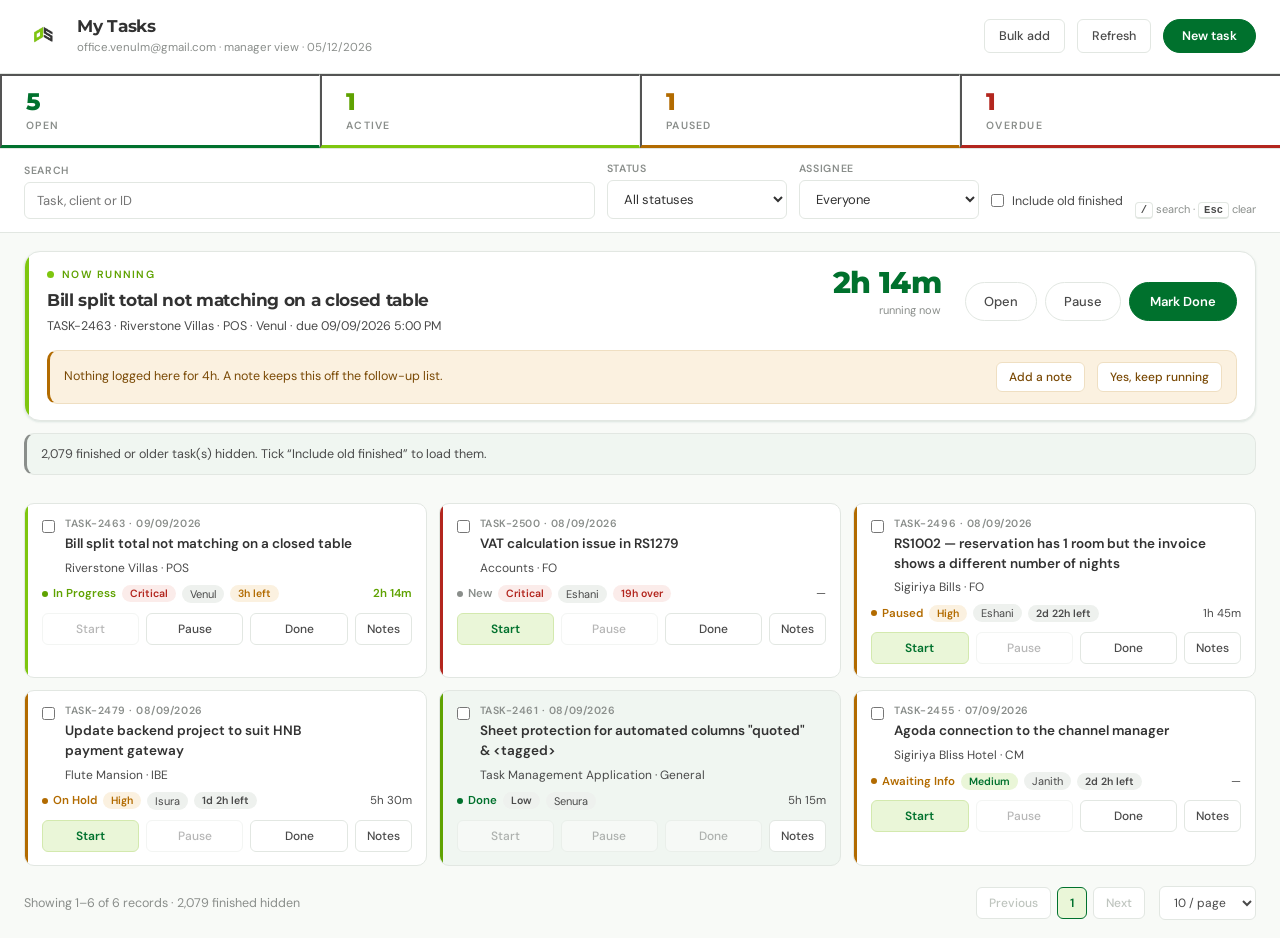
<file: dev/_mock-dashboard.html>
<!DOCTYPE html>
<html><head><meta charset="utf-8"><title>Dashboard mock</title>
<meta name="viewport" content="width=device-width, initial-scale=1">
<!--
  GENERATED FILE — do not edit by hand.
  Built from the design export by dev/build-tokens.mjs.
  Design system: onesapro-design-system-c70b458d-3278-481a-b36d-28e36dd68fed
  Rebuild:  node dev/build-tokens.mjs <path-to-extracted-project>

  Include it first on every page:  <?!= include('Tokens'); ?>
-->
<link rel="preconnect" href="https://fonts.googleapis.com">
<link rel="preconnect" href="https://fonts.gstatic.com" crossorigin>
<link rel="stylesheet" href="https://fonts.googleapis.com/css2?family=Montserrat:wght@400;500;600;700;800;900&family=DM+Sans:opsz,wght@9..40,400;9..40,500;9..40,600;9..40,700&display=swap">
<style>
/* ===== fonts.css ===== */
/* OneSapro — Webfonts.
   Axiforma SemiBold supplied by brand (.otf). Montserrat + DM Sans from Google Fonts.
   NOTE: only Axiforma SemiBold (600) was provided; other Axiforma weights fall back to Montserrat. */
/* google fonts hoisted to <link>: https://fonts.googleapis.com/css2?family=Montserrat:wght@400;500;600;700;800;900&family=DM+Sans:opsz,wght@9..40,400;9..40,500;9..40,600;9..40,700&display=swap */

@font-face {
  font-family: "Axiforma";
  font-style: normal;
  font-weight: 600;
  font-display: swap;
  src: local("__no_such_face__") format("opentype");
}

/* ===== colors.css ===== */
/* OneSapro — Color tokens
   Official brand palette, confirmed June 2026.
   Green ecosystem for OneSapro; orange reserved for Texonic only. */
:root {
  /* ---- Brand greens (base) ---- */
  --green-primary: #00712D;   /* Primary Green — hero backgrounds, key surfaces */
  --green-lime: #7EC60F;      /* Lime Green — labels, accents, CTA highlights */
  --green-medium: #5FA201;    /* Medium Green — secondary accents, dividers */
  --green-forest: #1D5D4B;    /* Deep Forest — dark dividers, shadow tones */

  /* Lime/green tints & shades (derived, harmonious) */
  --green-primary-700: #005A24;
  --green-primary-900: #00481D;
  --lime-soft: #EAF6D8;       /* pale lime wash for light backgrounds */
  --green-wash: #F0F6F1;      /* faint green-tinted surface */

  /* ---- Neutrals ---- */
  --charcoal: #323232;        /* body text on light */
  --ink-800: #2A2A2A;
  --ink-600: #4A4A4A;
  --ink-400: #8A8E8B;
  --line-200: #E2E7E2;
  --line-100: #EEF1EE;
  --white: #FFFFFF;
  --off-white: #F8FAF7;

  /* ---- Texonic (parent brand only — never mix with OneSapro greens) ---- */
  --texonic-orange: #ED7A1F;

  /* ---- Semantic aliases ---- */
  --color-bg: var(--white);
  --color-bg-muted: var(--off-white);
  --color-surface: var(--white);
  --color-surface-green: var(--green-primary);
  --color-surface-wash: var(--green-wash);

  --text-strong: var(--charcoal);
  --text-body: var(--ink-600);
  --text-muted: var(--ink-400);
  --text-on-green: var(--white);
  --text-accent: var(--green-medium);

  --color-accent: var(--green-lime);
  --color-accent-strong: var(--green-medium);
  --color-primary: var(--green-primary);

  --border-subtle: var(--line-200);
  --border-strong: var(--charcoal);
  --divider-on-green: rgba(126,198,15,0.45);

  --focus-ring: var(--green-lime);
}

/* ===== typography.css ===== */
/* OneSapro — Typography tokens
   Headlines: Montserrat (bold/extrabold). Body: DM Sans.
   Axiforma SemiBold is the wordmark/display face (brand-supplied .otf). */
:root {
  --font-display: "Axiforma", "Montserrat", system-ui, sans-serif; /* big numbers, hero display */
  --font-heading: "Montserrat", system-ui, sans-serif;             /* headlines */
  --font-body: "DM Sans", system-ui, sans-serif;                   /* body, UI */

  /* Weights */
  --fw-regular: 400; /* @kind font */
  --fw-medium: 500; /* @kind font */
  --fw-semibold: 600; /* @kind font */
  --fw-bold: 700; /* @kind font */
  --fw-extrabold: 800; /* @kind font */
  --fw-black: 900; /* @kind font */

  /* Type scale (rem, 16px base) */
  --fs-display: 4.5rem;   /* 72px — stat numbers */
  --fs-h1: 3rem;          /* 48px */
  --fs-h2: 2.25rem;       /* 36px */
  --fs-h3: 1.625rem;      /* 26px */
  --fs-h4: 1.25rem;       /* 20px */
  --fs-lead: 1.125rem;    /* 18px */
  --fs-body: 1rem;        /* 16px */
  --fs-sm: 0.875rem;      /* 14px */
  --fs-label: 0.75rem;    /* 12px — uppercase labels */

  /* Line heights */
  --lh-tight: 1.05; /* @kind font */
  --lh-snug: 1.2; /* @kind font */
  --lh-normal: 1.5; /* @kind font */
  --lh-relaxed: 1.65; /* @kind font */

  /* Tracking */
  --ls-tight: -0.02em; /* @kind font */
  --ls-normal: 0; /* @kind font */
  --ls-label: 0.12em; /* @kind font */
}

/* ===== spacing.css ===== */
/* OneSapro — Spacing, radii, shadow, layout tokens */
:root {
  /* Spacing scale (4px base) */
  --space-1: 4px;
  --space-2: 8px;
  --space-3: 12px;
  --space-4: 16px;
  --space-5: 24px;
  --space-6: 32px;
  --space-7: 48px;
  --space-8: 64px;
  --space-9: 96px;

  /* Radii — moderate, friendly geometry to echo the rounded wordmark */
  --radius-sm: 6px;
  --radius-md: 10px;
  --radius-lg: 16px;
  --radius-xl: 24px;
  --radius-pill: 999px;

  /* Shadows — soft, low-contrast, green-tinted at rest */
  --shadow-sm: 0 1px 2px rgba(29,93,75,0.06), 0 1px 3px rgba(29,93,75,0.08);
  --shadow-md: 0 4px 12px rgba(29,93,75,0.10), 0 2px 4px rgba(29,93,75,0.06);
  --shadow-lg: 0 12px 32px rgba(29,93,75,0.14), 0 4px 8px rgba(29,93,75,0.08);
  --shadow-focus: 0 0 0 3px rgba(126,198,15,0.45);

  /* Layout */
  --container-max: 1200px;
  --content-max: 760px;
}

/* ===== state colours — added by the board, not in the design system ===== */
:root {
  --ink-disabled: #BFC5BF;
  --lime-line: #D3E9AE;
  --state-stop: #B3261E;
  --state-stop-soft: #FBECEA;
  --state-warn: #B26B00;
  --state-warn-ink: #7A4A06;
  --state-warn-line: #EFDFC2;
  --state-warn-soft: #FBF1E0;
}
</style>
<script>
// Brand marks, inlined — Apps Script cannot serve project images.
window.BRAND = {"onesapro-icon":"[data-uri]","onesapro-logo":"[data-uri]"};
</script>

<!--
  Button loader — shared by every page. Include straight after Tokens:
      <?!= include('Loader'); ?>

  THE RULE: every button that starts server work goes through withLoader().

      var done = withLoader(btn);        // or withLoader(btn, container)
      if (!done) return;                 // already running — the second click does nothing
      google.script.run
        .withSuccessHandler(function (r) { done(); ... })
        .withFailureHandler(function (e) { done(); ... })
        .someServerCall();

  - Call done() FIRST in both handlers. It puts `disabled` back the way it
    found it, so anything the handler sets afterwards (Import staying off once
    the rows are written) is not undone by it.
  - Pass a container to lock its other buttons too — a card's Start, Pause
    and Done must not all fire at once.
  - done() is safe to call twice.
-->
<style>
  button.is-loading,
  button.is-loading:disabled {
    position: relative;
    color: transparent !important;   /* the label keeps its width, so nothing jumps */
    cursor: progress !important;
    opacity: 1 !important;           /* busy is not the same as unavailable */
    pointer-events: none;
  }
  button.is-loading > * { visibility: hidden; }
  /* Positioned from the centre with a fixed size and a negative margin rather
     than inset:0 + margin:auto — if a size ever fails to apply, inset:0
     stretches the ring across the whole button's container. */
  button.is-loading::after {
    content: "";
    position: absolute;
    left: 50%;
    top: 50%;
    width: 14px;
    height: 14px;
    margin: -7px 0 0 -7px;
    border: 2px solid var(--loader-ink, currentColor);
    border-right-color: transparent;
    border-radius: 50%;
    animation: loader-spin .7s linear infinite;
  }
  @keyframes loader-spin { to { transform: rotate(360deg); } }
</style>
<script>
/**
 * Puts a button into its loading state and returns the function that ends it,
 * or null when that button is already loading.
 */
function withLoader(btn, container) {
  if (!btn || btn.getAttribute('aria-busy') === 'true') return null;

  var locked = [btn];
  if (container) {
    Array.prototype.forEach.call(container.querySelectorAll('button'), function (b) {
      if (b !== btn) locked.push(b);
    });
  }
  var was = locked.map(function (b) { return b.disabled; });

  // The ring is drawn in the button's own text colour, read before the label
  // goes transparent — white on the green buttons, green on the quiet ones.
  btn.style.setProperty('--loader-ink', getComputedStyle(btn).color);
  btn.setAttribute('aria-busy', 'true');
  btn.classList.add('is-loading');
  locked.forEach(function (b) { b.disabled = true; });

  var ended = false;
  return function done() {
    if (ended) return;
    ended = true;
    btn.removeAttribute('aria-busy');
    btn.classList.remove('is-loading');
    btn.style.removeProperty('--loader-ink');
    locked.forEach(function (b, i) { b.disabled = was[i]; });
  };
}
</script>

<style>
  /* My Tasks — direction 1a, dense grid.
     Colour, type, spacing and radii come from Tokens.html (the OneSapro design
     system). Nothing here re-declares a brand value; state colours amber/red
     are the board's documented additions, also carried by Tokens.html. */

  *, *::before, *::after { box-sizing: border-box; }
  /* An explicit `display` in a rule beats the UA's `[hidden] { display:none }`,
     so .skeleton{display:grid} and .pager{display:flex} stayed on screen even
     with the hidden attribute set. This puts the attribute back in charge. */
  [hidden] { display: none !important; }
  html, body { overflow-x: hidden; }
  body {
    margin: 0;
    background: var(--off-white);
    color: var(--charcoal);
    font-family: var(--font-body);
    font-size: var(--fs-sm);
    line-height: var(--lh-normal);
    font-variant-numeric: tabular-nums;
    -webkit-font-smoothing: antialiased;
  }
  :focus-visible { outline: none; box-shadow: var(--shadow-focus); border-radius: var(--radius-sm); }
  @media (prefers-reduced-motion: reduce) { *, *::before, *::after { animation: none !important; transition: none !important; } }

  /* ------------------------------------------------------------- app bar */
  .appbar { display:flex; align-items:center; gap:var(--space-3);
            padding:var(--space-4) var(--space-5); background:var(--white);
            border-bottom:1px solid var(--line-200); flex-wrap:wrap;
            position:sticky; top:0; z-index:60; }
  .appbar img.mark { height:30px; width:auto; flex:none; }
  .appbar-title { flex:1 1 200px; min-width:0; }
  .appbar h1 { margin:0; font:var(--fw-bold) 17px/1.25 var(--font-heading);
               letter-spacing:var(--ls-tight); color:var(--charcoal); }
  .appbar .sub { font-size:11.5px; color:var(--ink-400); margin-top:2px; }

  .btn { border-radius:var(--radius-sm); cursor:pointer; font-family:var(--font-body);
         white-space:nowrap; transition:background .12s, border-color .12s, color .12s; }
  .btn:disabled { opacity:.45; cursor:not-allowed; }
  .btn-quiet { padding:8px 14px; border:1px solid var(--line-200); background:var(--white);
               font:var(--fw-medium) 12.5px var(--font-body); color:var(--ink-600); }
  .btn-quiet:hover:not(:disabled) { border-color:var(--ink-400); color:var(--charcoal); }
  /* One filled primary per surface — the FE standard. */
  .btn-primary { padding:8px 18px; border:1px solid var(--green-primary);
                 background:var(--green-primary); border-radius:var(--radius-pill);
                 font:var(--fw-semibold) 12.5px var(--font-body); color:var(--text-on-green); }
  .btn-primary:hover:not(:disabled) { background:var(--green-primary-700); border-color:var(--green-primary-700); }

  /* --------------------------------------------------------------- stats */
  .stats { display:grid; grid-template-columns:repeat(auto-fit, minmax(150px, 1fr));
           background:var(--white); border-bottom:1px solid var(--line-200); }
  .stat { padding:13px var(--space-5); border-right:1px solid var(--line-100);
          border-bottom:3px solid transparent; cursor:pointer; text-align:left;
          background:none; font-family:inherit; }
  .stat:last-child { border-right:none; }
  .stat:hover { background:var(--green-wash); }
  .stat.active { background:var(--green-wash); }
  /* Both are <span> inside a <button>; without display:block they render as
     "5OPEN" on one line. */
  .stat-n { display:block; font:var(--fw-extrabold) 24px/1.1 var(--font-heading);
            letter-spacing:var(--ls-tight); color:var(--charcoal); }
  .stat-l { display:block; font:var(--fw-semibold) 10.5px var(--font-body);
            letter-spacing:var(--ls-label); text-transform:uppercase;
            color:var(--ink-400); margin-top:4px; }
  .stat.s-open    { border-bottom-color:var(--green-primary); }
  .stat.s-open    .stat-n { color:var(--green-primary); }
  .stat.s-active  { border-bottom-color:var(--green-lime); }
  .stat.s-active  .stat-n { color:var(--green-medium); }
  .stat.s-paused  { border-bottom-color:var(--state-warn); }
  .stat.s-paused  .stat-n { color:var(--state-warn); }
  .stat.s-overdue { border-bottom-color:var(--state-stop); }
  .stat.s-overdue .stat-n { color:var(--state-stop); }

  /* ------------------------------------------------------------- filters */
  .filters { display:flex; align-items:flex-end; gap:var(--space-3);
             padding:13px var(--space-5); background:var(--white);
             border-bottom:1px solid var(--line-200); flex-wrap:wrap; }
  .field { min-width:0; }
  .field.grow { flex:1 1 260px; }
  .field.fixed { flex:0 1 180px; }
  .field label { display:block; font:var(--fw-semibold) 10.5px var(--font-body);
                 letter-spacing:.06em; text-transform:uppercase;
                 color:var(--ink-400); margin-bottom:5px; }
  .field input, .field select { width:100%; padding:9px var(--space-3);
    border:1px solid var(--line-200); border-radius:var(--radius-sm);
    font:13px var(--font-body); color:var(--charcoal); background:var(--white); }
  .field input:focus, .field select:focus { border-color:var(--green-medium); }
  .tick { display:flex; align-items:center; gap:var(--space-2); font:12.5px var(--font-body);
          color:var(--ink-600); white-space:nowrap; padding-bottom:10px; cursor:pointer; }
  .tick input { accent-color:var(--green-medium); margin:0; cursor:pointer; }
  .open-full { margin-left:auto; padding-bottom:10px; font:var(--fw-medium) 12.5px var(--font-body);
               color:var(--green-medium); text-decoration:none; white-space:nowrap; }
  .open-full:hover { color:var(--green-primary); text-decoration:underline; }

  /* ------------------------------------------------------------ bulk bar */
  .bulkbar { display:none; align-items:center; justify-content:space-between;
             gap:var(--space-3); padding:10px var(--space-5);
             background:var(--green-primary); color:var(--text-on-green);
             flex-wrap:wrap; position:sticky; top:0; z-index:55; }
  .bulkbar.visible { display:flex; }
  .bulkbar .count { font:var(--fw-semibold) 12px var(--font-body); }
  .bulk-actions { display:flex; gap:7px; flex-wrap:wrap; }
  .bulk-btn { padding:6px 13px; border:1px solid var(--divider-on-green);
              background:rgba(255,255,255,.12); color:var(--text-on-green);
              border-radius:var(--radius-sm); font:var(--fw-medium) 12px var(--font-body); cursor:pointer; }
  .bulk-btn:hover:not(:disabled) { background:rgba(255,255,255,.22); }
  .bulk-btn:disabled { opacity:.4; cursor:not-allowed; }
  .bulk-btn.go { background:var(--green-lime); border-color:var(--green-lime);
                 color:var(--green-primary-900); font-weight:var(--fw-semibold); }
  .bulk-btn.clear { background:none; border-color:transparent; color:rgba(255,255,255,.75); }

  /* ------------------------------------------------------- running banner */
  .running-wrap { padding:18px var(--space-5) 0; }
  .running { position:relative; background:var(--white); border:1px solid var(--line-200);
             border-radius:var(--radius-lg); padding:16px 18px 16px 22px;
             overflow:hidden; box-shadow:var(--shadow-sm); }
  .running::before { content:""; position:absolute; left:0; top:0; bottom:0;
                     width:4px; background:var(--green-lime); }
  .running-row { display:flex; align-items:flex-start; gap:var(--space-5); flex-wrap:wrap; }
  .running-main { flex:1 1 340px; min-width:0; }
  .running-eyebrow { display:flex; align-items:center; gap:var(--space-2);
    font:var(--fw-semibold) 10.5px var(--font-body); color:var(--green-medium);
    letter-spacing:var(--ls-label); text-transform:uppercase; }
  .pulse { width:7px; height:7px; border-radius:50%; background:var(--green-lime);
           display:inline-block; animation:pulse 1.8s ease-in-out infinite; }
  @keyframes pulse { 0%,100%{opacity:1} 50%{opacity:.28} }
  .running-title { font:var(--fw-bold) 17px/1.35 var(--font-heading);
                   letter-spacing:var(--ls-tight); margin-top:8px; text-wrap:pretty; }
  .running-meta { font-size:12.5px; color:var(--ink-600); margin-top:5px; }
  .running-clock { text-align:right; flex:none; }
  .running-clock .t { font:var(--fw-extrabold) 30px/1 var(--font-heading);
                      color:var(--green-primary); letter-spacing:var(--ls-tight); }
  .running-clock .s { font-size:11px; color:var(--ink-400); margin-top:4px; }
  .running-actions { display:flex; gap:var(--space-2); align-self:center; flex:none; }
  .btn-pill-quiet { padding:10px 18px; border:1px solid var(--line-200); background:var(--white);
                    color:var(--ink-600); border-radius:var(--radius-pill);
                    font:var(--fw-medium) 13px var(--font-body); cursor:pointer; }
  .btn-pill-quiet:hover { border-color:var(--ink-400); color:var(--charcoal); }
  .btn-pill-primary { padding:10px 20px; border:1px solid var(--green-primary);
                      background:var(--green-primary); color:var(--text-on-green);
                      border-radius:var(--radius-pill);
                      font:var(--fw-semibold) 13px var(--font-body); cursor:pointer; }
  .btn-pill-primary:hover { background:var(--green-primary-700); }

  .checkin { display:flex; align-items:center; gap:var(--space-3); margin-top:14px;
             padding:11px 14px; background:var(--state-warn-soft);
             border:1px solid var(--state-warn-line); border-left:3px solid var(--state-warn);
             border-radius:var(--radius-md); flex-wrap:wrap; }
  .checkin p { margin:0; font-size:12.5px; color:var(--state-warn-ink); flex:1 1 280px; }
  .checkin button { padding:6px 12px; border:1px solid var(--state-warn-line);
                    background:var(--white); color:var(--state-warn-ink); border-radius:var(--radius-sm);
                    font:var(--fw-medium) 12px var(--font-body); cursor:pointer; }

  /* ---------------------------------------------------------- card grid */
  .grid { padding:16px var(--space-5) 4px; display:grid;
          grid-template-columns:repeat(auto-fit, minmax(340px, 1fr)); gap:var(--space-3); }
  .empty { grid-column:1/-1; text-align:center; color:var(--ink-400);
           padding:var(--space-8) var(--space-5); font-size:13.5px; }

  .card { position:relative; background:var(--white); border:1px solid var(--line-200);
          border-radius:var(--radius-md); overflow:hidden; min-width:0;
          transition:border-color .12s, box-shadow .12s; }
  .card:hover { border-color:var(--ink-400); box-shadow:var(--shadow-sm); }
  .card::before { content:""; position:absolute; left:0; top:0; bottom:0; width:3px;
                  background:var(--line-200); }
  .card.st-new::before           { background:var(--ink-400); }
  .card.st-in-progress::before   { background:var(--green-lime); }
  .card.st-on-hold::before       { background:var(--state-warn); }
  .card.st-awaiting-info::before { background:var(--state-warn); }
  .card.st-paused::before        { background:var(--state-warn); }
  .card.st-done::before          { background:var(--green-medium); }
  .card.st-blocked::before       { background:var(--state-stop); }
  .card.overdue::before        { background:var(--state-stop); }
  .card.st-done { background:var(--green-wash); }
  .card.selected { border-color:var(--green-medium); box-shadow:var(--shadow-sm); }

  .card-top { display:flex; align-items:flex-start; gap:10px; padding:13px 14px 8px 17px; }
  .card-top input[type=checkbox] { margin:3px 0 0; accent-color:var(--green-medium);
                                   flex:none; cursor:pointer; }
  .card-main { flex:1; min-width:0; }
  .card-id  { display:block; font:var(--fw-semibold) 10.5px var(--font-body);
              color:var(--ink-400); letter-spacing:.05em; }
  .card-sum { display:block; font:var(--fw-semibold) 13.5px/1.45 var(--font-body);
              margin-top:4px; text-wrap:pretty; color:var(--charcoal);
              display:-webkit-box; -webkit-line-clamp:2; line-clamp:2; -webkit-box-orient:vertical;
              overflow:hidden; }
  .card-where { display:block; font-size:12px; color:var(--ink-600); margin-top:5px;
                white-space:nowrap; overflow:hidden; text-overflow:ellipsis; }

  .card-meta { display:flex; align-items:center; gap:6px; flex-wrap:wrap;
               padding:0 14px 10px 17px; }
  .state { display:inline-flex; align-items:center; gap:5px;
           font:var(--fw-semibold) 11.5px var(--font-body); white-space:nowrap; }
  .state::before { content:""; width:6px; height:6px; border-radius:50%;
                   background:currentColor; display:inline-block; }
  .state.st-new           { color:var(--ink-400); }
  .state.st-in-progress   { color:var(--green-medium); }
  .state.st-on-hold       { color:var(--state-warn); }
  .state.st-awaiting-info { color:var(--state-warn); }
  .state.st-paused        { color:var(--state-warn); }
  .state.st-done          { color:var(--green-primary); }
  .state.st-blocked       { color:var(--state-stop); }

  .pill { font:var(--fw-semibold) 10.5px var(--font-body); padding:2px 8px;
          border-radius:var(--radius-pill); white-space:nowrap; }
  .pill-critical { background:var(--state-stop-soft); color:var(--state-stop); }
  .pill-high     { background:var(--state-warn-soft); color:var(--state-warn); }
  .pill-medium   { background:var(--lime-soft);       color:var(--green-primary); }
  .pill-low      { background:var(--line-100);        color:var(--ink-600); }
  .pill-who      { font-weight:var(--fw-regular); font-size:11px;
                   background:var(--line-100); color:var(--ink-600); }
  .pill-dl-over  { background:var(--state-stop-soft); color:var(--state-stop); }
  .pill-dl-soon  { background:var(--state-warn-soft); color:var(--state-warn); }
  .pill-dl-ok    { background:var(--line-100);        color:var(--ink-600); }
  .card-time { margin-left:auto; font:11.5px var(--font-body); color:var(--ink-600); white-space:nowrap; }
  .card-time.live { color:var(--green-medium); font-weight:var(--fw-semibold); }

  .card-actions { display:flex; gap:7px; padding:0 14px 13px 17px; }
  .act { flex:1; padding:7px 4px; border-radius:var(--radius-sm);
         font:var(--fw-medium) 12px var(--font-body); cursor:pointer;
         background:var(--white); border:1px solid var(--line-200); color:var(--ink-600);
         white-space:nowrap; overflow:hidden; text-overflow:ellipsis; }
  .act:hover:not(:disabled) { border-color:var(--ink-400); color:var(--charcoal); }
  .act:disabled { opacity:.4; cursor:not-allowed; }
  .act.go:not(:disabled) { background:var(--lime-soft); border-color:var(--lime-line);
                           color:var(--green-primary); font-weight:var(--fw-semibold); }
  .act.notes { flex:none; padding:7px 11px; }

  /* --------------------------------------------- per-card work and errors
     A status change is one cell. Blocking the whole board behind a full-screen
     overlay for that is heavier than the action deserves, so the card itself
     shows the work and the card itself carries any failure. */
  .card.busy { pointer-events:none; }
  .card.busy .card-top, .card.busy .card-meta { opacity:.5; transition:opacity .12s; }
  /* The pressed button's own spinner comes from Loader.html (withLoader). */

  .card-error { display:flex; align-items:flex-start; gap:var(--space-2);
    margin:0 14px 12px 17px; padding:9px 11px; background:var(--state-stop-soft);
    border:1px solid var(--state-stop); border-left:3px solid var(--state-stop);
    border-radius:var(--radius-sm); font-size:11.5px; color:var(--state-stop); }
  .card-error span { flex:1; min-width:0; overflow-wrap:anywhere; }
  .card-error button { flex:none; padding:3px 9px; border:1px solid var(--state-stop);
    background:var(--white); color:var(--state-stop); border-radius:4px;
    font:var(--fw-semibold) 11px var(--font-body); cursor:pointer; }

  /* Task id is click-to-copy; make that discoverable without an icon. */
  .card-id { cursor:pointer; }
  .card-id:hover { color:var(--green-medium); text-decoration:underline; }
  .card-id.copied { color:var(--green-primary); }

  .kbd { display:inline-block; min-width:16px; padding:1px 5px; border-radius:4px;
         border:1px solid var(--line-200); border-bottom-width:2px;
         background:var(--white); font:var(--fw-semibold) 10.5px ui-monospace, Menlo, monospace;
         color:var(--ink-600); text-align:center; }
  .filter-hint { font-size:11px; color:var(--ink-400); white-space:nowrap; }
  @media (max-width:760px) { .filter-hint { display:none; } }

  /* -------------------------------------------------------- pagination */
  .pager { display:flex; align-items:center; justify-content:space-between;
           gap:var(--space-3); padding:16px var(--space-5) 18px; flex-wrap:wrap; }
  .pager-label { font:12.5px var(--font-body); color:var(--ink-400); }
  .pager-controls { display:flex; align-items:center; gap:6px; flex-wrap:wrap; }
  .pg { padding:7px 12px; border:1px solid var(--line-200); background:var(--white);
        border-radius:var(--radius-sm); font:var(--fw-medium) 12px var(--font-body);
        color:var(--ink-600); cursor:pointer; }
  .pg:hover:not(:disabled):not(.on) { border-color:var(--ink-400); color:var(--charcoal); }
  .pg.on { border-color:var(--green-primary); background:var(--lime-soft);
           color:var(--green-primary); font-weight:var(--fw-semibold); }
  .pg:disabled { color:var(--ink-disabled); cursor:not-allowed; }
  .pg-gap { font:12px var(--font-body); color:var(--ink-400); padding:0 3px; }
  .per-page { margin-left:var(--space-2); padding:7px 10px; border:1px solid var(--line-200);
              border-radius:var(--radius-sm); font:12px var(--font-body);
              background:var(--white); color:var(--ink-600); }

  /* -------------------------------------------------------- notice / overlay */
  .notice { margin:var(--space-3) var(--space-5); padding:11px 14px;
            background:var(--state-warn-soft); border:1px solid var(--state-warn-line);
            border-left:3px solid var(--state-warn); border-radius:var(--radius-md);
            font-size:12.5px; color:var(--state-warn-ink); }
  .notice.muted { background:var(--green-wash); border-color:var(--line-200);
                  border-left-color:var(--ink-400); color:var(--ink-600); }

  .overlay { display:none; position:fixed; inset:0; background:rgba(248,250,247,.82);
             z-index:200; justify-content:center; align-items:center;
             flex-direction:column; gap:var(--space-3); }
  .overlay.visible { display:flex; }
  .spinner { width:28px; height:28px; border:2px solid var(--line-200);
             border-top-color:var(--green-medium); border-radius:50%;
             animation:spin .7s linear infinite; }
  @keyframes spin { to { transform:rotate(360deg); } }
  .overlay-text { color:var(--green-primary); font:var(--fw-semibold) 12.5px var(--font-body);
                  text-align:center; padding:0 var(--space-5); }

  .toast { position:fixed; bottom:18px; left:50%; transform:translateX(-50%);
           background:var(--charcoal); color:var(--white); padding:10px 18px;
           border-radius:var(--radius-md); font:12.5px var(--font-body); z-index:300;
           opacity:0; transition:opacity .22s; pointer-events:none;
           max-width:88%; text-align:center; box-shadow:var(--shadow-lg); }
  .toast.show { opacity:1; }
  .toast.ok  { background:var(--green-primary); }
  .toast.bad { background:var(--state-stop); }

  /* ============================ 1d — focus panel ============================
     The running task, opened out with its conversation. Reached from the
     running banner, so the grid stays the default view. */
  .focus-wrap { padding:18px var(--space-5) 0; }
  .focus { background:var(--white); border:1px solid var(--line-200);
           border-radius:var(--radius-lg); overflow:hidden; box-shadow:var(--shadow-md); }

  .focus-head { padding:18px var(--space-5) 16px; background:var(--green-primary);
                color:var(--text-on-green); }
  .focus-eyebrow { display:flex; align-items:center; gap:var(--space-2);
    font:var(--fw-semibold) 10.5px var(--font-body); letter-spacing:var(--ls-label);
    text-transform:uppercase; color:var(--green-lime); }
  .focus-title { font:var(--fw-bold) 21px/1.3 var(--font-heading);
                 letter-spacing:var(--ls-tight); margin-top:10px; text-wrap:pretty; }
  .focus-meta { font:12.5px var(--font-body); color:rgba(255,255,255,.78); margin-top:7px; }
  .focus-row { display:flex; align-items:flex-end; gap:var(--space-4);
               margin-top:16px; flex-wrap:wrap; }
  .focus-clock { flex:1 1 auto; }
  .focus-clock .t { font:var(--fw-extrabold) 34px/1 var(--font-heading);
                    color:var(--green-lime); letter-spacing:var(--ls-tight); }
  .focus-clock .s { font:11.5px var(--font-body); color:rgba(255,255,255,.7); margin-top:4px; }
  .focus-actions { display:flex; gap:var(--space-2); flex-wrap:wrap; }
  .btn-on-green { padding:10px 18px; border:1px solid var(--divider-on-green);
                  background:rgba(255,255,255,.12); color:var(--text-on-green);
                  border-radius:var(--radius-pill); font:var(--fw-medium) 13px var(--font-body);
                  cursor:pointer; }
  .btn-on-green:hover { background:rgba(255,255,255,.22); }
  .btn-lime { padding:10px 20px; border:1px solid var(--green-lime);
              background:var(--green-lime); color:var(--green-primary-900);
              border-radius:var(--radius-pill); font:var(--fw-semibold) 13px var(--font-body);
              cursor:pointer; }
  .btn-lime:hover { filter:brightness(.95); }

  .checkin-band { display:flex; align-items:center; gap:var(--space-3);
    padding:11px var(--space-5); background:var(--state-warn-soft);
    border-bottom:1px solid var(--state-warn-line); flex-wrap:wrap; }
  .checkin-band p { margin:0; font:12.5px var(--font-body); color:var(--state-warn-ink); flex:1 1 260px; }
  .checkin-band button { padding:6px 12px; border:1px solid var(--state-warn-line);
    background:var(--white); color:var(--state-warn-ink); border-radius:var(--radius-sm);
    font:var(--fw-medium) 12px var(--font-body); cursor:pointer; }

  .focus-body { padding:18px var(--space-5) 20px; }
  .section-label { font:var(--fw-semibold) 10.5px var(--font-body); color:var(--ink-400);
                   letter-spacing:var(--ls-label); text-transform:uppercase; }

  /* Request — what was asked and what was attached, above the conversation. */
  .detail { margin-bottom:20px; padding-bottom:18px; border-bottom:1px solid var(--line-200); }
  .detail-row { display:grid; grid-template-columns:132px minmax(0,1fr);
                gap:var(--space-2) 14px; margin-top:10px; }
  .detail-k { font:var(--fw-semibold) 11.5px/1.6 var(--font-body); color:var(--ink-400); }
  .detail-v { font:13px/1.6 var(--font-body); color:var(--charcoal);
              white-space:pre-wrap; overflow-wrap:anywhere; text-wrap:pretty; }
  .attach { display:inline-flex; align-items:center; margin:0 6px 6px 0; padding:3px 10px;
            border:1px solid var(--lime-line); border-radius:var(--radius-sm);
            background:var(--lime-soft); color:var(--green-primary); text-decoration:none;
            font:var(--fw-semibold) 12px/1.5 var(--font-body); white-space:nowrap; }
  .attach:hover { border-color:var(--green-medium); }
  .attach.plain { background:none; border-color:var(--line-200); color:var(--charcoal);
                  font-weight:normal; white-space:normal; }
  @media (max-width:760px) { .detail-row { grid-template-columns:1fr; gap:2px; } }
  .thread { display:flex; flex-direction:column; gap:14px; margin-top:14px; }
  .msg { display:flex; gap:11px; }
  .avatar { width:30px; height:30px; border-radius:50%; flex:none;
            background:var(--lime-soft); color:var(--green-primary);
            font:var(--fw-semibold) 11.5px/30px var(--font-body); text-align:center; }
  .msg-main { flex:1; min-width:0; }
  .msg-head { display:flex; align-items:baseline; gap:var(--space-2); flex-wrap:wrap; }
  .msg-name { font:var(--fw-semibold) 12.5px var(--font-body); }
  .msg-when { font:11.5px var(--font-body); color:var(--ink-400); }
  .msg-body { font:13px/1.6 var(--font-body); color:var(--charcoal); margin-top:4px;
              text-wrap:pretty; white-space:pre-wrap; overflow-wrap:anywhere; }
  .thread-empty { font:12.5px var(--font-body); color:var(--ink-400); margin-top:12px; }

  .composer { margin-top:16px; border:1px solid var(--line-200);
              border-radius:var(--radius-md); overflow:hidden; }
  .composer textarea { width:100%; border:none; padding:11px 13px;
    font:13px/1.55 var(--font-body); color:var(--charcoal); resize:vertical;
    outline:none; display:block; }
  .composer-foot { display:flex; align-items:center; gap:var(--space-2);
    padding:9px var(--space-3); background:var(--green-wash);
    border-top:1px solid var(--line-100); flex-wrap:wrap; }
  .composer-note { font:11.5px var(--font-body); color:var(--ink-400); flex:1 1 auto; }
  .btn-post { padding:6px 16px; border:1px solid var(--green-primary);
              background:var(--green-primary); color:var(--text-on-green);
              border-radius:var(--radius-pill); font:var(--fw-semibold) 12px var(--font-body);
              cursor:pointer; }
  .btn-post:disabled { opacity:.45; cursor:not-allowed; }

  /* ============================ 1e — shared states =========================== */
  .skeleton { padding:16px var(--space-5) 4px; display:grid;
              grid-template-columns:repeat(auto-fit, minmax(340px,1fr)); gap:var(--space-3); }
  .sk-card { background:var(--white); border:1px solid var(--line-200);
             border-radius:var(--radius-md); padding:14px 16px; }
  .sk-line { height:10px; border-radius:5px; background:var(--line-100);
             animation:shimmer 1.4s ease-in-out infinite; }
  .sk-line + .sk-line { margin-top:9px; }
  @keyframes shimmer { 0%,100%{opacity:1} 50%{opacity:.45} }

  .empty-title { font:var(--fw-semibold) 14px var(--font-body); color:var(--charcoal); }
  .empty-sub   { font:12.5px var(--font-body); color:var(--ink-400); margin-top:6px; }
  .empty button { margin-top:14px; padding:8px 16px; border:1px solid var(--line-200);
                  background:var(--white); border-radius:var(--radius-sm);
                  font:var(--fw-medium) 12.5px var(--font-body); color:var(--ink-600);
                  cursor:pointer; }
  .empty button:hover { border-color:var(--ink-400); color:var(--charcoal); }

  .scrim { display:none; position:fixed; inset:0; background:rgba(29,93,75,.28);
           z-index:400; align-items:center; justify-content:center; padding:var(--space-4); }
  .scrim.visible { display:flex; }
  .dialog { background:var(--white); border-radius:var(--radius-lg); max-width:420px;
            width:100%; padding:var(--space-5); box-shadow:var(--shadow-lg); }
  .dialog h2 { margin:0; font:var(--fw-bold) 17px/1.3 var(--font-heading);
               letter-spacing:var(--ls-tight); color:var(--charcoal); }
  .dialog p { margin:10px 0 0; font:13px/1.6 var(--font-body); color:var(--ink-600); }
  .dialog-actions { display:flex; gap:var(--space-2); justify-content:flex-end;
                    margin-top:var(--space-5); flex-wrap:wrap; }
  .btn-danger { padding:9px 18px; border:1px solid var(--state-stop);
                background:var(--state-stop); color:var(--white);
                border-radius:var(--radius-sm); font:var(--fw-semibold) 12.5px var(--font-body);
                cursor:pointer; }

  /* ------------------------------------------------- sidebar (420px) step-down
     The board is drawn for 1280–2048. In the Sheets sidebar the same markup has
     to survive 420px, so the type scale steps down and every multi-column track
     collapses. Layout and hierarchy are unchanged — only the density. */
  @media (max-width: 760px) {
    .appbar { padding:11px 13px; gap:var(--space-2); }
    .appbar img.mark { height:22px; }
    .appbar h1 { font-size:14px; }
    .appbar .sub { font-size:10.5px; }
    .appbar .btn-quiet { padding:6px 10px; font-size:11.5px; }
    .appbar .btn-primary { padding:6px 13px; font-size:11.5px; }
    .stats { grid-template-columns:repeat(4, 1fr); }
    .stat { padding:9px 4px; text-align:center; }
    .stat-n { font-size:18px; }
    .stat-l { font-size:9px; letter-spacing:.05em; }
    .filters { padding:10px 13px; gap:var(--space-2); }
    .field.grow, .field.fixed { flex:1 1 100%; }
    .open-full { margin-left:0; }
    .running-wrap { padding:13px 13px 0; }
    .running { padding:13px 14px 13px 17px; }
    .running-row { gap:var(--space-3); }
    .running-title { font-size:14.5px; }
    .running-clock { text-align:left; }
    .running-clock .t { font-size:23px; }
    .running-actions { width:100%; }
    .running-actions button { flex:1; padding:8px 10px; font-size:12px; }
    .grid { padding:13px 13px 4px; grid-template-columns:1fr; gap:var(--space-2); }
    .pager { padding:13px; }
    .pager-controls { width:100%; }
    .notice { margin:var(--space-2) 13px; }
    .bulkbar { padding:8px 13px; }
    .focus-wrap { padding:13px 13px 0; }
    .focus-head { padding:14px 15px 13px; }
    .focus-title { font-size:16px; }
    .focus-clock .t { font-size:26px; }
    .focus-actions { width:100%; }
    .focus-actions button { flex:1; }
    .focus-body { padding:14px 15px 16px; }
    .checkin-band { padding:10px 15px; }
    .skeleton { padding:13px 13px 4px; grid-template-columns:1fr; }
    .dialog { padding:var(--space-4); }
  }
</style>

</head><body>

<script>
(function () {
  var q = new URLSearchParams(location.search);
  var DELAY = +(q.get('delay') || 200);
  var FAIL  = q.get('fail') === '1';
  window.MOCK_CALLS = {};

  var SERVER = {
    getTaskThread: function () {
      return { comments: [
        { initials:'ES', name:'Eshani', when:'2h ago', body:'Reproduced on the closed table — the split rounds each line before summing.' },
        { initials:'VM', name:'Venul',  when:'40m ago', body:'Found it. The rounding happens in the line loop, should be on the total.' }
      ]};
    },
    addComment: function () {
      if (FAIL) throw new Error('Mock failure: addComment');
      return { success:true, loggedMinutes:15, thread:[
        { initials:'ES', name:'Eshani', when:'2h ago', body:'Reproduced on the closed table.' },
        { initials:'VM', name:'Venul',  when:'just now', body:'Posted from the mock.' }
      ]};
    },
    getSidebarTasks: function () {
      return { tasks: [{"taskId":"TASK-2463","date":"09/09/2026","summary":"Bill split total not matching on a closed table","client":"Riverstone Villas","module":"POS","assignedMember":"Venul","status":"In Progress","priority":"Critical","timeSpentHrs":2.23,"deadlineStr":"09/09/2026 5:00 PM","isOverdue":false,"hoursOvertime":null,"hoursRemaining":3.1,"isLive":true,"idleHours":4.2,"needsCheckIn":true,"remarks":"Closing table 12 with a 3-way split: the three shares add to 4,210.00 but the bill total is 4,209.99.","devRemarks":"Rounding is applied per line inside the loop.","reporter":"Front office — Sigiriya","attachments":"https://drive.google.com/file/d/1AbCdEf/view\nhttps://github.com/onesapro/pos/issues/412\nscreenshot sent on WhatsApp"},{"taskId":"TASK-2500","date":"08/09/2026","summary":"VAT calculation issue in RS1279","client":"Accounts","module":"FO","assignedMember":"Eshani","status":"New","priority":"Critical","timeSpentHrs":0,"deadlineStr":"08/09/2026 5:00 PM","isOverdue":true,"hoursOvertime":19.4,"hoursRemaining":null,"isLive":false},{"taskId":"TASK-2496","date":"08/09/2026","summary":"RS1002 — reservation has 1 room but the invoice shows a different number of nights","client":"Sigiriya Bills","module":"FO","assignedMember":"Eshani","status":"Paused","priority":"High","timeSpentHrs":1.75,"deadlineStr":"12/09/2026 5:00 PM","isOverdue":false,"hoursOvertime":null,"hoursRemaining":70,"isLive":false},{"taskId":"TASK-2479","date":"08/09/2026","summary":"Update backend project to suit HNB payment gateway","client":"Flute Mansion","module":"IBE","assignedMember":"Isura","status":"On Hold","priority":"High","timeSpentHrs":5.5,"deadlineStr":"10/09/2026 5:00 PM","isOverdue":false,"hoursOvertime":null,"hoursRemaining":26,"isLive":false},{"taskId":"TASK-2461","date":"08/09/2026","summary":"Sheet protection for automated columns \"quoted\" & <tagged>","client":"Task Management Application","module":"General","assignedMember":"Senura","status":"Done","priority":"Low","timeSpentHrs":5.25,"deadlineStr":"08/09/2026 5:00 PM","isOverdue":false,"hoursOvertime":null,"hoursRemaining":null,"isLive":false},{"taskId":"TASK-2455","date":"07/09/2026","summary":"Agoda connection to the channel manager","client":"Sigiriya Bliss Hotel","module":"CM","assignedMember":"Janith","status":"Awaiting Info","priority":"Medium","timeSpentHrs":0,"deadlineStr":"11/09/2026 5:00 PM","isOverdue":false,"hoursOvertime":null,"hoursRemaining":50,"isLive":false}], isManager: true, devName: null, email: "office.venulm@gmail.com",
               omittedOld: 2079, webAppUrl: "",
               devNames: ['Isura','Venul','Eshani','Janith','Eshara','Senura','Unassigned','Lahiru','Aditha','Udara','JanithP'] };
    },
    updateStatusFromSidebar: function () {
      if (FAIL) throw new Error('Mock failure: updateStatusFromSidebar');
      return { success:true };
    },
    bulkUpdateStatusFromSidebar: function (ids) {
      if (FAIL) throw new Error('Mock failure: bulkUpdateStatusFromSidebar');
      return { success:true, updated:ids.length, failed:0 };
    }
  };

  function runner() {
    var ok = function () {}, err = function () {};
    var r = {
      withSuccessHandler: function (fn) { ok = fn; return r; },
      withFailureHandler: function (fn) { err = fn; return r; }
    };
    Object.keys(SERVER).forEach(function (name) {
      r[name] = function () {
        var args = arguments;
        window.MOCK_CALLS[name] = (window.MOCK_CALLS[name] || 0) + 1;
        setTimeout(function () {
          var out;
          try { out = SERVER[name].apply(null, args); } catch (e) { err(e); return; }
          ok(out);
        }, DELAY);
      };
    });
    return r;
  }

  window.google = { script: {} };
  Object.defineProperty(window.google.script, 'run', { get: runner });
})();
</script>
<div class="overlay" id="overlay">
  <div class="spinner"></div>
  <div class="overlay-text" id="overlay-text">Loading tasks…</div>
</div>
<div class="toast" id="toast"></div>

<div class="appbar">
  <img class="mark" id="brand-mark" alt="OneSapro" hidden>
  <div class="appbar-title">
    <h1>My Tasks</h1>
    <div class="sub" id="who">&nbsp;</div>
  </div>
  <button class="btn btn-quiet" id="btn-bulk" type="button" title="Import many tasks at once from a tab-separated block">Bulk add</button>
  <button class="btn btn-quiet" type="button" onclick="loadTasks(this)" title="Reload from the sheet">Refresh</button>
  <a class="btn btn-primary" id="btn-new" href="?page=submit" style="text-decoration:none" title="Open the task request form">New task</a>
</div>

<div class="stats">
  <button class="stat s-open"    type="button" onclick="filterByStatus('all')"         id="stat-all" title="Everything not finished. Click to clear the status filter">
    <span class="stat-n" id="count-all">—</span><span class="stat-l">Open</span></button>
  <button class="stat s-active"  type="button" onclick="filterByStatus('In Progress')" id="stat-inprogress" title="Timers running right now">
    <span class="stat-n" id="count-inprogress">—</span><span class="stat-l">Active</span></button>
  <button class="stat s-paused"  type="button" onclick="filterByStatus('Paused')"      id="stat-paused" title="Started, then stopped. Time is banked">
    <span class="stat-n" id="count-paused">—</span><span class="stat-l">Paused</span></button>
  <button class="stat s-overdue" type="button" onclick="filterByStatus('overdue')"     id="stat-overdue" title="Past the deadline and not finished">
    <span class="stat-n" id="count-overdue">—</span><span class="stat-l">Overdue</span></button>
</div>

<div class="filters">
  <div class="field grow">
    <label for="search">Search</label>
    <input id="search" placeholder="Task, client or ID" oninput="applyFilters()" title="Matches the summary, the client or the task id">
  </div>
  <div class="field fixed">
    <label for="filter-status">Status</label>
    <select id="filter-status" onchange="applyFilters()">
      <option value="all">All statuses</option>
      <option value="New">New</option>
      <option value="In Progress">In Progress</option>
      <option value="On Hold">On Hold</option>
      <option value="Awaiting Info">Awaiting Info</option>
      <option value="Paused">Paused</option>
      <option value="Blocked">Blocked</option>
      <option value="Done">Done</option>
      <option value="overdue">Overdue</option>
    </select>
  </div>
  <div class="field fixed" id="dev-field" hidden>
    <label for="filter-developer">Assignee</label>
    <select id="filter-developer" onchange="applyFilters()"><option value="all">Everyone</option></select>
  </div>
  <label class="tick" for="include-finished">
    <input type="checkbox" id="include-finished" onchange="loadTasks()" title="Also load tasks finished more than 30 days ago. Slower">
    <span>Include old finished</span>
  </label>
  <a class="open-full" id="open-full" href="#" target="_blank" rel="noopener" hidden title="Open the full-width dashboard in a browser tab">Open full page</a>
    <span class="filter-hint"><span class="kbd">/</span> search · <span class="kbd">Esc</span> clear</span>
</div>

<div class="bulkbar" id="bulkbar">
  <span class="count" id="bulk-count">0 selected</span>
  <div class="bulk-actions">
    <button class="bulk-btn" type="button" onclick="bulkAction('In Progress', this)" title="Start the timer on every selected task">Start</button>
    <button class="bulk-btn" type="button" onclick="bulkAction('Paused', this)" title="Pause every selected task and bank the time">Pause</button>
    <button class="bulk-btn" type="button" id="bulk-reassign" disabled
            title="Reassign needs a backend change — not wired yet">Reassign</button>
    <button class="bulk-btn go" type="button" onclick="bulkAction('Done', this)" title="Finish every selected task">Mark Done</button>
    <button class="bulk-btn clear" type="button" onclick="clearSelection()" title="Deselect everything">Clear</button>
  </div>
</div>

<div id="focus-slot"></div>
<div id="running-slot"></div>
<div id="notice-slot"></div>
<div class="skeleton" id="skeleton" hidden></div>
<div class="grid" id="grid"></div>

<div class="scrim" id="scrim">
  <div class="dialog" role="dialog" aria-modal="true" aria-labelledby="dlg-title">
    <h2 id="dlg-title">Discard changes?</h2>
    <p id="dlg-body"></p>
    <div class="dialog-actions">
      <button class="btn btn-quiet" type="button" id="dlg-cancel">Keep editing</button>
      <button class="btn-danger" type="button" id="dlg-confirm">Discard changes</button>
    </div>
  </div>
</div>
<div class="pager" id="pager" hidden>
  <div class="pager-label" id="pager-label"></div>
  <div class="pager-controls" id="pager-controls"></div>
</div>

<script>
/**
 * Show our own failures on the page.
 *
 * Apps Script swallows a script error into a jserror beacon that only Google
 * reads — the page just sits there half-drawn while the network tab fills with
 * MemoryErrorSender posts. This puts the message where the person who hit it
 * can actually read it, and where it can be screenshotted.
 */
(function () {
  var shown = 0;

  function report(what, detail) {
    if (shown >= 3) return;              // one broken frame should not paper the page
    shown++;
    var bar = document.createElement('div');
    bar.setAttribute('role', 'alert');
    bar.style.cssText =
      'margin:10px;padding:11px 13px;border-radius:6px;font:12px/1.5 ' +
      '-apple-system,Segoe UI,Arial,sans-serif;background:#FBECEA;color:#B3261E;' +
      'border:1px solid #B3261E;border-left:3px solid #B3261E;white-space:pre-wrap;' +
      'overflow-wrap:anywhere';
    bar.textContent = 'Dashboard error — send this to Venul\n' + what + '\n' + detail;
    (document.body || document.documentElement).insertBefore(
      bar, (document.body || document.documentElement).firstChild);
  }

  window.addEventListener('error', function (e) {
    report(e.message || 'Script error',
           (e.filename || 'inline') + ':' + (e.lineno || '?') + ':' + (e.colno || '?'));
  });

  window.addEventListener('unhandledrejection', function (e) {
    var r = e.reason;
    report('Unhandled promise rejection', (r && (r.message || r)) || 'no detail');
  });
})();

var allTasks = [], isManager = false, selected = {}, liveTimer = null;
var omittedOld = 0, page = 1, perPage = 10, filtered = [];
var focusId = null, focusThread = null, draftDirty = false;

function el(id) { return document.getElementById(id); }
function node(tag, cls, text) {
  var n = document.createElement(tag);
  if (cls) n.className = cls;
  if (text != null) n.textContent = text;   // textContent everywhere — a summary
  return n;                                  // containing " or < must not break the card
}

/* FE standard: DD/MM/YYYY throughout. */
function pad2(n) { return String(n).padStart(2, '0'); }
function ddmmyyyy(d) { return pad2(d.getDate()) + '/' + pad2(d.getMonth() + 1) + '/' + d.getFullYear(); }

/* Apps Script does not reliably preserve null across google.script.run — a null
   can arrive as undefined, so test for a real number rather than === null. */
function isNum(v) { return typeof v === 'number' && isFinite(v); }

function dur(h) {
  if (h < 1)  return Math.max(1, Math.round(h * 60)) + 'm';
  if (h < 24) return Math.floor(h) + 'h';
  var d = Math.floor(h / 24), r = Math.floor(h % 24);
  return r ? d + 'd ' + r + 'h' : d + 'd';
}
function hhmm(h) {
  if (!h || h <= 0) return '—';
  return Math.floor(h) + 'h ' + Math.round((h % 1) * 60) + 'm';
}

// ---------------------------------------------------------------------- load
var firstLoad = true;

/* 1e loading state: a skeleton on the very first paint, a quiet overlay after,
   so a refresh does not blank the board you are already reading. */
function showSkeleton() {
  var s = el('skeleton');
  s.innerHTML = '';
  for (var i = 0; i < 6; i++) {
    var c = node('div', 'sk-card');
    c.appendChild(node('div', 'sk-line')).style.width = '34%';
    c.appendChild(node('div', 'sk-line')).style.width = '86%';
    c.appendChild(node('div', 'sk-line')).style.width = '62%';
    s.appendChild(c);
  }
  s.hidden = false;
  el('grid').hidden = true;
}
function hideSkeleton() { el('skeleton').hidden = true; el('grid').hidden = false; }

/**
 * A refresh clicked while one is already running does nothing. Refreshes that
 * start on their own — after a status change or a post — can still overlap a
 * clicked one, so only the newest request is allowed to paint the board:
 * otherwise a slow older reply lands last and shows data from before the write.
 */
var loadSeq = 0;
function loadTasks(btn) {
  var done = btn ? withLoader(btn) : function () {};
  if (!done) return;

  var mine = ++loadSeq;
  if (firstLoad) showSkeleton(); else showOverlay('Refreshing…');
  google.script.run
    .withSuccessHandler(function (res) {
      done();
      if (mine !== loadSeq) return;
      onLoaded(res);
    })
    .withFailureHandler(function (e) {
      done();
      if (mine !== loadSeq) return;
      hideOverlay(); hideSkeleton(); firstLoad = false;
      toast('Could not load tasks: ' + e.message, 'bad');
    })
    .getSidebarTasks({ includeFinished: el('include-finished').checked });
}

function onLoaded(res) {
  allTasks   = res.tasks || [];
  isManager  = !!res.isManager;
  omittedOld = res.omittedOld || 0;

  if (window.BRAND && window.BRAND['onesapro-icon']) {
    var m = el('brand-mark');
    m.src = window.BRAND['onesapro-icon'];   // inlined; a relative path is dead under Apps Script
    m.hidden = false;
  }

  el('who').textContent = (res.devName || res.email || '') +
    (isManager ? ' · manager view' : '') + ' · ' + ddmmyyyy(new Date());

  if (res.webAppUrl) {
    el('open-full').href = res.webAppUrl + '?page=mytasks';
    el('open-full').hidden = false;
    el('btn-new').href = res.webAppUrl + '?page=submit';
  }
  el('btn-bulk').hidden = !isManager;
  el('btn-bulk').onclick = function () {
    toast('Bulk add lives in the sheet: Tracker Options → Bulk Add Tasks', 'ok');
  };

  if (isManager) {
    var f = el('filter-developer');
    if (f.options.length <= 1) {
      (res.devNames || []).forEach(function (n) {
        var o = document.createElement('option'); o.value = n; o.textContent = n; f.appendChild(o);
      });
    }
    el('dev-field').hidden = false;
    // The saved assignee can only be applied once the list exists.
    if (pendingDev) {
      if (Array.prototype.some.call(f.options, function (o) { return o.value === pendingDev; })) {
        f.value = pendingDev;
      }
      pendingDev = null;
    }
  }

  updateStats();
  page = 1;
  applyFilters();
  hideOverlay();
  hideSkeleton();
  firstLoad = false;
  startTicker();
  if (focusId) renderFocus();     // keep the focus panel open across a refresh
}

function updateStats() {
  function n(fn) { return allTasks.filter(fn).length; }
  el('count-all').textContent        = n(function (t) { return t.status !== 'Done'; });
  el('count-inprogress').textContent = n(function (t) { return t.status === 'In Progress'; });
  el('count-paused').textContent     = n(function (t) { return t.status === 'Paused'; });
  el('count-overdue').textContent    = n(function (t) { return t.isOverdue; });
}

// -------------------------------------------------------------------- filter
function applyFilters() {
  var q      = el('search').value.toLowerCase();
  var status = el('filter-status').value;
  var dev    = el('filter-developer').value;

  filtered = allTasks.filter(function (t) {
    if (q && t.summary.toLowerCase().indexOf(q) === -1 &&
             t.client.toLowerCase().indexOf(q)  === -1 &&
             t.taskId.toLowerCase().indexOf(q)  === -1) return false;
    if (status === 'overdue') { if (!t.isOverdue) return false; }
    else if (status && status !== 'all' && t.status !== status) return false;
    if (dev && dev !== 'all' && t.assignedMember !== dev) return false;
    return true;
  });

  if ((page - 1) * perPage >= filtered.length) page = 1;
  renderRunning();
  renderNotice();
  renderGrid();
  renderPager();
}

function filterByStatus(s) {
  el('filter-status').value = s;
  ['all', 'inprogress', 'paused', 'overdue'].forEach(function (k) {
    el('stat-' + k).classList.remove('active');
  });
  var map = { all: 'all', 'In Progress': 'inprogress', Paused: 'paused', overdue: 'overdue' };
  if (map[s]) el('stat-' + map[s]).classList.add('active');
  page = 1;
  applyFilters();
}

// ------------------------------------------------------------ running banner
function renderRunning() {
  var slot = el('running-slot');
  slot.innerHTML = '';
  var run = allTasks.filter(function (t) { return t.isLive; })[0];
  if (!run) return;

  var wrap = node('div', 'running-wrap');
  var box  = node('div', 'running');
  var row  = node('div', 'running-row');

  var main = node('div', 'running-main');
  var eye  = node('div', 'running-eyebrow');
  eye.appendChild(node('span', 'pulse'));
  eye.appendChild(document.createTextNode('Now running'));
  main.appendChild(eye);
  main.appendChild(node('div', 'running-title', run.summary));
  main.appendChild(node('div', 'running-meta',
    run.taskId + ' · ' + run.client + (run.module ? ' · ' + run.module : '') +
    ' · ' + run.assignedMember + (run.deadlineStr ? ' · due ' + run.deadlineStr : '')));

  var clock = node('div', 'running-clock');
  var t = node('div', 't', hhmm(run.timeSpentHrs));
  t.dataset.base = run.timeSpentHrs;
  t.dataset.live = '1';
  clock.appendChild(t);
  clock.appendChild(node('div', 's', 'running now'));

  var acts = node('div', 'running-actions');
  var open = node('button', 'btn-pill-quiet', 'Open');
  open.onclick = function () { openFocus(run.taskId); };
  var pause = node('button', 'btn-pill-quiet', 'Pause');
  pause.onclick = function () { setStatus(run.taskId, 'Paused', pause); };
  var done = node('button', 'btn-pill-primary', 'Mark Done');
  done.onclick = function () { setStatus(run.taskId, 'Done', done); };
  acts.appendChild(open); acts.appendChild(pause); acts.appendChild(done);

  row.appendChild(main); row.appendChild(clock); row.appendChild(acts);
  box.appendChild(row);

  if (run.needsCheckIn) box.appendChild(checkInBox(run, 'checkin'));

  wrap.appendChild(box);
  slot.appendChild(wrap);
}

/* The nudge only appears because the Comments tab gives a real idle signal —
   the newest of the last note or the moment the timer started. */
function checkInBox(t, cls) {
  var b = node('div', cls);
  b.appendChild(node('p', null,
    'Nothing logged here for ' + dur(t.idleHours) + '. A note keeps this off the follow-up list.'));
  var addNote = node('button', null, 'Add a note');
  addNote.onclick = function () { openFocus(t.taskId, true); };
  var keep = node('button', null, 'Yes, keep running');
  keep.onclick = function () {
    postComment(t.taskId, 'Still working on this.', false, keep, function (ok) {
      if (ok) toast('Noted — timer keeps running', 'ok');
    });
  };
  b.appendChild(addNote); b.appendChild(keep);
  return b;
}

// ------------------------------------------------------ 1d — focus + thread
var threadRequest = 0;

function openFocus(taskId, focusComposer) {
  focusId = taskId;
  focusThread = null;
  draftDirty = false;
  renderFocus(focusComposer);

  // Open two tasks quickly and the first reply can land after the second,
  // painting task A's conversation under task B's heading. Only the newest
  // request is allowed to write.
  var mine = ++threadRequest;
  google.script.run
    .withSuccessHandler(function (r) {
      if (mine !== threadRequest) return;
      focusThread = r.comments || [];
      renderFocus(focusComposer);
    })
    .withFailureHandler(function (e) {
      if (mine !== threadRequest) return;
      focusThread = [];
      renderFocus();
      toast((e && e.message) ? e.message : 'Could not load the conversation', 'bad');
    })
    .getTaskThread(taskId);
}

function closeFocus() {
  if (draftDirty) {
    confirmDialog({
      title: 'Discard changes?',
      body: 'You have an unsent update on ' + focusId + '. Closing loses it.',
      cancel: 'Keep editing',
      confirm: 'Discard changes',
      onConfirm: function () { draftDirty = false; focusId = null; renderFocus(); }
    });
    return;
  }
  focusId = null;
  renderFocus();
}

/**
 * The request itself: what was asked for, the developer's own note, who
 * reported it, and the files attached when it was raised.
 *
 * Attachments are stored as one Drive URL per line, mixed with whatever the
 * submitter typed into the links box, so each line is a link when it looks
 * like one and plain text otherwise. Built with textContent throughout —
 * every value here is somebody's free text.
 */
function detailBlock(t) {
  var rows = [];
  if (t.remarks)    rows.push(['What was asked', t.remarks]);
  if (t.devRemarks) rows.push(['Developer note', t.devRemarks]);
  if (t.reporter)   rows.push(['Reported by', t.reporter]);

  var links = attachmentList(t.attachments);
  if (!rows.length && !links.length) return null;

  var wrap = node('div', 'detail');
  wrap.appendChild(node('div', 'section-label', 'Request'));

  rows.forEach(function (r) {
    var line = node('div', 'detail-row');
    line.appendChild(node('div', 'detail-k', r[0]));
    line.appendChild(node('div', 'detail-v', r[1]));
    wrap.appendChild(line);
  });

  if (links.length) {
    var line2 = node('div', 'detail-row');
    line2.appendChild(node('div', 'detail-k',
      'Attachments (' + links.length + ')'));
    var box = node('div', 'detail-v');
    links.forEach(function (item) {
      if (item.url) {
        var a = document.createElement('a');
        a.className = 'attach';
        a.href = item.url;
        a.target = '_blank';
        a.rel = 'noopener';
        a.title = item.url;
        a.textContent = item.label;
        box.appendChild(a);
      } else {
        box.appendChild(node('span', 'attach plain', item.label));
      }
    });
    line2.appendChild(box);
    wrap.appendChild(line2);
  }
  return wrap;
}

/** One entry per non-empty line; {url,label} when the line is a link. */
function attachmentList(raw) {
  if (!raw) return [];
  return String(raw).split(/[\r\n,]+/)
    .map(function (l) { return l.trim(); })
    .filter(function (l) { return l.length > 0; })
    .map(function (l) {
      if (!/^https?:\/\//i.test(l)) return { url: '', label: l };
      // A Drive URL is unreadable in full; its file id says nothing either.
      var label = /drive\.google\.com|docs\.google\.com/.test(l)
        ? 'Drive file'
        : l.replace(/^https?:\/\//i, '').split('/')[0];
      return { url: l, label: label };
    });
}

function renderFocus(focusComposer) {
  var slot = el('focus-slot');
  slot.innerHTML = '';
  if (!focusId) return;

  var t = allTasks.filter(function (x) { return x.taskId === focusId; })[0];
  if (!t) { focusId = null; return; }

  var wrap = node('div', 'focus-wrap');
  var box  = node('div', 'focus');

  var head = node('div', 'focus-head');
  var eye  = node('div', 'focus-eyebrow');
  if (t.isLive) eye.appendChild(node('span', 'pulse'));
  eye.appendChild(document.createTextNode(t.isLive ? 'Now running' : t.status));
  head.appendChild(eye);
  head.appendChild(node('div', 'focus-title', t.summary));
  head.appendChild(node('div', 'focus-meta',
    t.taskId + ' · ' + t.client + (t.module ? ' · ' + t.module : '') +
    ' · ' + t.assignedMember + (t.deadlineStr ? ' · due ' + t.deadlineStr : '')));

  var row = node('div', 'focus-row');
  var clock = node('div', 'focus-clock');
  var tv = node('div', 't', hhmm(t.timeSpentHrs));
  tv.dataset.base = t.timeSpentHrs;
  tv.dataset.live = t.isLive ? '1' : '0';
  clock.appendChild(tv);
  clock.appendChild(node('div', 's', t.isLive ? 'running now' : 'logged in total'));

  var acts = node('div', 'focus-actions');
  if (t.isLive) {
    var p = node('button', 'btn-on-green', 'Pause');
    p.onclick = function () { setStatus(t.taskId, 'Paused', p); };
    acts.appendChild(p);
  } else if (t.status !== 'Done') {
    var s = node('button', 'btn-on-green', 'Start');
    s.onclick = function () { setStatus(t.taskId, 'In Progress', s); };
    acts.appendChild(s);
  }
  if (t.status !== 'Done') {
    var d = node('button', 'btn-lime', 'Mark Done');
    d.onclick = function () { setStatus(t.taskId, 'Done', d); };
    acts.appendChild(d);
  }
  var close = node('button', 'btn-on-green', 'Close');
  close.onclick = closeFocus;                  // routes through the same isDirty guard
  acts.appendChild(close);

  row.appendChild(clock); row.appendChild(acts);
  head.appendChild(row);
  box.appendChild(head);

  if (t.needsCheckIn) box.appendChild(checkInBox(t, 'checkin-band'));

  var body = node('div', 'focus-body');

  // What the requester actually wrote, and anything they attached. All of this
  // was already on the row and none of it ever reached the board, so a task
  // could only be understood by opening the spreadsheet.
  var details = detailBlock(t);
  if (details) body.appendChild(details);

  body.appendChild(node('div', 'section-label', 'Conversation'));

  if (focusThread === null) {
    body.appendChild(node('div', 'thread-empty', 'Loading the thread…'));
  } else if (!focusThread.length) {
    body.appendChild(node('div', 'thread-empty',
      'No updates yet. The first note here is what the COO sees instead of silence.'));
  } else {
    var thread = node('div', 'thread');
    focusThread.forEach(function (c) {
      var m = node('div', 'msg');
      m.appendChild(node('div', 'avatar', c.initials));
      var main = node('div', 'msg-main');
      var h = node('div', 'msg-head');
      h.appendChild(node('span', 'msg-name', c.name));
      h.appendChild(node('span', 'msg-when', c.when));
      main.appendChild(h);
      main.appendChild(node('div', 'msg-body', c.body));
      m.appendChild(main);
      thread.appendChild(m);
    });
    body.appendChild(thread);
  }

  var comp = node('div', 'composer');
  var ta = document.createElement('textarea');
  ta.rows = 2;
  ta.id = 'composer-input';
  ta.setAttribute('aria-label', 'Add an update');
  ta.placeholder = 'Write an update…';
  ta.oninput = function () { draftDirty = ta.value.trim().length > 0; post.disabled = !draftDirty; };
  comp.appendChild(ta);

  var foot = node('div', 'composer-foot');
  foot.appendChild(node('span', 'composer-note',
    'Posting also logs ' + 15 + ' minutes against this task'));
  var post = node('button', 'btn-post', 'Post update');
  post.disabled = true;
  post.onclick = function () {
    var text = ta.value.trim();
    if (!text) return;
    ta.readOnly = true;                 // what gets posted is what was typed
    var started = postComment(t.taskId, text, true, post, function (ok) {
      ta.readOnly = false;
      if (ok) { ta.value = ''; draftDirty = false; }
      post.disabled = !draftDirty;      // a failed post can be retried as it stands
    });
    if (!started) ta.readOnly = false;
  };
  foot.appendChild(post);
  comp.appendChild(foot);
  body.appendChild(comp);

  box.appendChild(body);
  wrap.appendChild(box);
  slot.appendChild(wrap);

  if (focusComposer) ta.focus();
}

/**
 * Posting shows on the button that was pressed rather than behind a
 * full-screen overlay — it writes one row, and the board should stay readable
 * while it goes. The button's neighbours are locked with it.
 *
 * after(ok) runs once the request settles either way. It runs after the
 * "Posted" toast, so a caller's own message is the one left on screen.
 * Returns false when that button was already posting.
 */
function postComment(taskId, body, logTime, btn, after) {
  var done = withLoader(btn, btn.parentNode);
  if (!done) return false;

  google.script.run
    .withSuccessHandler(function (r) {
      done();
      if (!r || !r.success) {
        toast((r && r.error) || 'Could not post', 'bad');
        if (after) after(false);
        return;
      }
      focusThread = r.thread || focusThread;
      toast(r.loggedMinutes ? 'Posted · ' + r.loggedMinutes + ' minutes logged' : 'Posted', 'ok');
      if (after) after(true);
      loadTasks();
    })
    .withFailureHandler(function (e) {
      done();
      toast((e && e.message) ? e.message : 'Could not post — the server did not respond', 'bad');
      if (after) after(false);
    })
    .addComment(taskId, body, logTime);
  return true;
}

// ------------------------------------------------------- 1e — confirm dialog
function confirmDialog(o) {
  el('dlg-title').textContent = o.title;
  el('dlg-body').textContent  = o.body;
  el('dlg-cancel').textContent  = o.cancel  || 'Cancel';
  el('dlg-confirm').textContent = o.confirm || 'Confirm';
  el('scrim').classList.add('visible');

  el('dlg-cancel').onclick  = function () { el('scrim').classList.remove('visible'); };
  el('dlg-confirm').onclick = function () {
    el('scrim').classList.remove('visible');
    if (o.onConfirm) o.onConfirm();
  };
  el('dlg-confirm').focus();
}

function renderNotice() {
  var slot = el('notice-slot');
  slot.innerHTML = '';
  if (!omittedOld) return;
  slot.appendChild(node('div', 'notice muted',
    omittedOld.toLocaleString() + ' finished or older task(s) hidden. ' +
    'Tick “Include old finished” to load them.'));
}

// ----------------------------------------------------------------- card grid
function renderGrid() {
  var grid = el('grid');
  grid.innerHTML = '';

  // 1e empty state: say what was searched, and offer the way out.
  if (!filtered.length) {
    var q = el('search').value.trim();
    var st = el('filter-status').value;
    var box = node('div', 'empty');
    box.appendChild(node('div', 'empty-title', 'No records found.'));
    box.appendChild(node('div', 'empty-sub',
      q ? 'Nothing matches “' + q + '”' + (st !== 'all' ? ' with Status = ' + st : '') + '.'
        : (st !== 'all' ? 'Nothing with Status = ' + st + '.' : 'There is nothing here yet.')));
    var clear = node('button', null, 'Clear filters');
    clear.onclick = function () {
      el('search').value = '';
      el('filter-status').value = 'all';
      el('filter-developer').value = 'all';
      page = 1;
      applyFilters();
    };
    box.appendChild(clear);
    grid.appendChild(box);
    return;
  }

  var start = (page - 1) * perPage;
  filtered.slice(start, start + perPage).forEach(function (t) {
    var st = t.status.toLowerCase().replace(/\s+/g, '-');
    var card = node('div', 'card st-' + st + (t.isOverdue ? ' overdue' : ''));
    if (selected[t.taskId]) card.classList.add('selected');

    var top = node('div', 'card-top');
    var chk = document.createElement('input');
    chk.type = 'checkbox';
    chk.setAttribute('aria-label', 'Select ' + t.taskId);
    chk.checked = !!selected[t.taskId];
    chk.onchange = function () { toggleSelect(chk.checked, t.taskId, card); };
    var main = node('div', 'card-main');
    var idEl = node('span', 'card-id', t.taskId + ' · ' + t.date);
    idEl.title = 'Click to copy ' + t.taskId;
    idEl.onclick = function () { copyId(t.taskId, idEl); };
    main.appendChild(idEl);
    var sum = node('span', 'card-sum', t.summary);
    sum.title = t.summary;                       // full text on hover when clamped
    main.appendChild(sum);
    var where = node('span', 'card-where', t.client + (t.module ? ' · ' + t.module : ''));
    where.title = 'Client: ' + t.client + (t.module ? '\nModule: ' + t.module : '');
    main.appendChild(where);
    top.appendChild(chk); top.appendChild(main);

    var meta = node('div', 'card-meta');
    meta.appendChild(node('span', 'state st-' + st, t.status));
    if (t.priority) meta.appendChild(node('span', 'pill pill-' + t.priority.toLowerCase(), t.priority));
    if (isManager)  meta.appendChild(node('span', 'pill pill-who', t.assignedMember));

    if (t.deadlineStr) {
      if (t.isOverdue && isNum(t.hoursOvertime)) {
        meta.appendChild(node('span', 'pill pill-dl-over', dur(t.hoursOvertime) + ' over'));
      } else if (isNum(t.hoursRemaining)) {
        meta.appendChild(node('span', 'pill pill-dl-' + (t.hoursRemaining < 4 ? 'soon' : 'ok'),
                              dur(t.hoursRemaining) + ' left'));
      }
    }

    var time = node('span', 'card-time' + (t.isLive ? ' live' : ''), hhmm(t.timeSpentHrs));
    time.dataset.base = t.timeSpentHrs;
    time.dataset.live = t.isLive ? '1' : '0';
    time.title = t.isLive ? 'Running now — total time logged on this task'
                          : 'Total time logged on this task';
    meta.appendChild(time);

    var acts = node('div', 'card-actions');
    acts.appendChild(actBtn('Start', 'go',  t, 'In Progress', t.status === 'In Progress' || t.status === 'Done',
      t.status === 'Done' ? 'Already finished' : t.status === 'In Progress' ? 'Already running'
                          : 'Start the timer and set this to In Progress'));
    acts.appendChild(actBtn('Pause', '',    t, 'Paused',      t.status !== 'In Progress',
      t.status !== 'In Progress' ? 'Only a running task can be paused'
                                 : 'Stop the timer and bank the time so far'));
    acts.appendChild(actBtn('Done',  '',    t, 'Done',        t.status === 'Done',
      t.status === 'Done' ? 'Already finished'
                          : 'Finish it — banks the time and stamps the completion date'));
    var notes = node('button', 'act notes', 'Notes');
    notes.title = 'Open the conversation for ' + t.taskId +
                  ' — posting an update logs 15 minutes against it';
    notes.onclick = function () { openFocus(t.taskId); };
    acts.appendChild(notes);

    card.appendChild(top); card.appendChild(meta); card.appendChild(acts);
    grid.appendChild(card);
  });
}

function actBtn(label, extra, t, status, disabled, why) {
  var b = node('button', 'act ' + extra, label);
  b.disabled = disabled;
  // A disabled control should say why it is disabled, not just look dead.
  if (why) b.title = why;
  if (!disabled) b.onclick = function () { setStatus(t.taskId, status, b); };
  return b;
}

/** Task ids get pasted into chats and commits constantly. One click. */
function copyId(taskId, el) {
  function flash() {
    var was = el.textContent;
    el.textContent = taskId + ' · copied';
    el.classList.add('copied');
    setTimeout(function () { el.textContent = was; el.classList.remove('copied'); }, 1200);
  }
  try {
    navigator.clipboard.writeText(taskId).then(flash, function () { fallback(); });
  } catch (e) { fallback(); }

  function fallback() {
    // Clipboard API is blocked in some embedded frames; select-and-copy still works.
    var ta = document.createElement('textarea');
    ta.value = taskId;
    ta.style.cssText = 'position:fixed;opacity:0';
    document.body.appendChild(ta);
    ta.select();
    try { document.execCommand('copy'); flash(); }
    catch (err) { toast('Could not copy — the id is ' + taskId, 'bad'); }
    ta.remove();
  }
}

// ---------------------------------------------------------------- pagination
function renderPager() {
  var total = filtered.length;
  var pages = Math.max(1, Math.ceil(total / perPage));
  el('pager').hidden = false;

  var from = total ? (page - 1) * perPage + 1 : 0;
  var to   = Math.min(page * perPage, total);
  el('pager-label').textContent = 'Showing ' + from + '–' + to + ' of ' +
    total.toLocaleString() + ' records' +
    (omittedOld ? ' · ' + omittedOld.toLocaleString() + ' finished hidden' : '');

  var c = el('pager-controls');
  c.innerHTML = '';

  function pgBtn(label, target, opts) {
    var b = node('button', 'pg' + (opts && opts.on ? ' on' : ''), label);
    b.disabled = !!(opts && opts.off);
    if (!b.disabled && !(opts && opts.on)) b.onclick = function () { page = target; applyFilters(); };
    return b;
  }

  c.appendChild(pgBtn('Previous', page - 1, { off: page === 1 }));

  // Windowed page numbers, so 16 pages does not render 16 buttons.
  var nums = [];
  for (var i = 1; i <= pages; i++) {
    if (i === 1 || i === pages || Math.abs(i - page) <= 1) nums.push(i);
    else if (nums[nums.length - 1] !== '…') nums.push('…');
  }
  nums.forEach(function (n) {
    if (n === '…') c.appendChild(node('span', 'pg-gap', '…'));
    else c.appendChild(pgBtn(String(n), n, { on: n === page }));
  });

  c.appendChild(pgBtn('Next', page + 1, { off: page >= pages }));

  var sel = node('select', 'per-page');
  sel.setAttribute('aria-label', 'Rows per page');
  [10, 25, 50].forEach(function (n) {
    var o = document.createElement('option');
    o.value = n; o.textContent = n + ' / page';
    if (n === perPage) o.selected = true;
    sel.appendChild(o);
  });
  sel.onchange = function () { perPage = +sel.value; page = 1; applyFilters(); };
  c.appendChild(sel);
}

// -------------------------------------------------------------- status write
/**
 * The work shows on the card, not behind a full-screen overlay — a status
 * change is one cell and should not block the board. A failure stays attached
 * to the card that caused it, with a retry, instead of a toast that vanishes.
 */
function setStatus(taskId, status, btn) {
  var card = btn.closest('.card');

  // Lock the pressed button's neighbours too. On a card that is the card; in
  // the focus panel it is the action row — which used to stay live, so Pause
  // and Mark Done could both be fired while the first was still writing.
  var endLoader = withLoader(btn, card || btn.closest('.focus-actions'));
  if (!endLoader) return;

  if (card) {
    card.classList.add('busy');
    var old = card.querySelector('.card-error');
    if (old) old.remove();
  }

  function done() {
    endLoader();
    if (card) card.classList.remove('busy');
  }

  function fail(reason) {
    done();
    if (!card) { toast(reason, 'bad'); return; }
    var box = node('div', 'card-error');
    box.appendChild(node('span', null, reason));
    var again = node('button', null, 'Retry');
    again.onclick = function () { box.remove(); setStatus(taskId, status, btn); };
    box.appendChild(again);
    card.appendChild(box);
  }

  google.script.run
    .withSuccessHandler(function (r) {
      if (r && r.success) { done(); toast(taskId + ' → ' + status, 'ok'); loadTasks(); }
      else fail((r && r.error) || 'The update did not go through.');
    })
    .withFailureHandler(function (e) {
      fail((e && e.message) ? e.message : 'The server did not respond.');
    })
    .updateStatusFromSidebar(taskId, status);
}

// --------------------------------------------------------------------- bulk
function toggleSelect(on, id, card) {
  if (on) { selected[id] = true; card.classList.add('selected'); }
  else { delete selected[id]; card.classList.remove('selected'); }
  var n = Object.keys(selected).length;
  el('bulkbar').classList.toggle('visible', n > 0);
  el('bulk-count').textContent = n + ' selected';
}

function clearSelection() {
  selected = {};
  el('bulkbar').classList.remove('visible');
  renderGrid();
}

function bulkAction(status, btn) {
  var ids = Object.keys(selected);
  if (!ids.length) return;
  var done = withLoader(btn, el('bulkbar'));
  if (!done) return;
  showOverlay('Updating ' + ids.length + ' task(s)…');
  google.script.run
    .withSuccessHandler(function (r) {
      done();
      hideOverlay();
      if (!r || !r.success) { toast((r && r.error) || 'Bulk update failed', 'bad'); return; }
      toast('Updated ' + r.updated + ' → ' + status + (r.failed ? ' · ' + r.failed + ' failed' : ''),
            r.failed ? 'bad' : 'ok');
      selected = {};
      el('bulkbar').classList.remove('visible');
      loadTasks();
    })
    .withFailureHandler(function (e) {
      done();
      hideOverlay();
      toast((e && e.message) ? e.message : 'Bulk update failed — the server did not respond', 'bad');
    })
    .bulkUpdateStatusFromSidebar(ids, status);
}

// ------------------------------------------------------------------- chrome
function startTicker() {
  if (liveTimer) clearInterval(liveTimer);
  liveTimer = setInterval(function () {
    document.querySelectorAll('[data-live="1"]').forEach(function (n) {
      var base = parseFloat(n.dataset.base) || 0;
      base += 1 / 120;                      // 30s tick
      n.dataset.base = base;
      n.textContent = hhmm(base);
    });
  }, 30000);
}

function showOverlay(t) { el('overlay-text').textContent = t || 'Working…'; el('overlay').classList.add('visible'); }
function hideOverlay()  { el('overlay').classList.remove('visible'); }

var toastTimer = null;
function toast(msg, kind) {
  var t = el('toast');
  t.textContent = msg;
  t.className = 'toast show ' + (kind || '');
  if (toastTimer) clearTimeout(toastTimer);
  toastTimer = setTimeout(function () { t.className = 'toast'; }, 3500);
}

// ------------------------------------------------------------- ease of use
/**
 * Filters survive a reload. People open this sidebar dozens of times a day, and
 * re-picking "Eshani / Overdue" every single time is the kind of small tax that
 * stops a tool getting used. Wrapped because storage throws in some frames.
 */
var FILTER_KEY = 'tracker_filters_v1';

function saveFilters() {
  try {
    localStorage.setItem(FILTER_KEY, JSON.stringify({
      status: el('filter-status').value,
      dev:    el('filter-developer').value,
      old:    el('include-finished').checked,
      per:    perPage
    }));
  } catch (e) { /* private window — filters simply will not persist */ }
}

function restoreFilters() {
  try {
    var f = JSON.parse(localStorage.getItem(FILTER_KEY) || '{}');
    if (f.status) el('filter-status').value = f.status;
    if (typeof f.old === 'boolean') el('include-finished').checked = f.old;
    if (f.per) perPage = f.per;
    return f.dev || null;          // assignee list is not built until data lands
  } catch (e) { return null; }
}

['filter-status', 'filter-developer', 'include-finished'].forEach(function (id) {
  el(id).addEventListener('change', saveFilters);
});

/**
 * "/" jumps to search. Escape backs out one level at a time — it clears a
 * search before closing anything, so it never destroys more than you expect.
 */
document.addEventListener('keydown', function (e) {
  var typing = /^(INPUT|TEXTAREA|SELECT)$/.test(e.target.tagName || '');

  if (e.key === '/' && !typing) {
    e.preventDefault();
    el('search').focus();
    el('search').select();
    return;
  }

  if (e.key === 'Escape') {
    if (el('scrim').classList.contains('visible')) { el('dlg-cancel').click(); return; }
    if (typing && e.target.id === 'search' && e.target.value) {
      e.target.value = ''; page = 1; applyFilters(); return;
    }
    if (el('search').value) { el('search').value = ''; page = 1; applyFilters(); return; }
    if (Object.keys(selected).length) { clearSelection(); return; }
    if (focusId) closeFocus();
  }
});

var pendingDev = restoreFilters();
loadTasks();
</script>

</body></html>
</file>
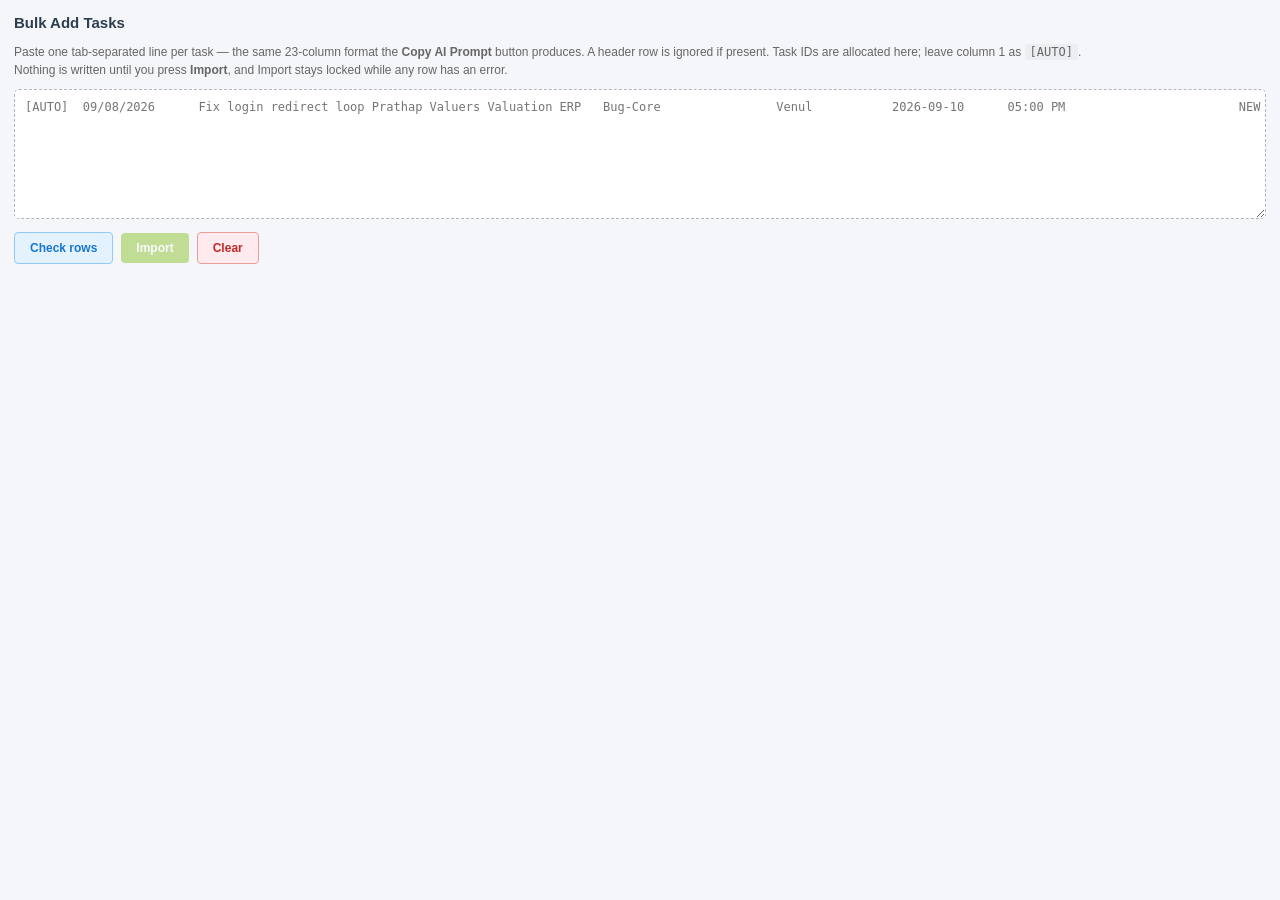
<file: appscript/UI mockups/uploads/BulkAdd.html>
<!DOCTYPE html>
<html>
<head>
<base target="_top">
<meta charset="utf-8">
<style>
  :root { --primary:#76B900; --primary-dark:#5B9000; --danger:#c0392b; --warn:#e67e22; --text:#2c3e50; }
  * { box-sizing: border-box; }
  body { font-family: Arial, sans-serif; font-size: 13px; color: var(--text);
         margin: 0; padding: 14px; background: #f5f6fa; }

  h2 { font-size: 15px; margin: 0 0 4px; }
  .hint { color: #666; font-size: 12px; margin-bottom: 10px; line-height: 1.5; }
  .hint code { background: #eceff1; padding: 1px 5px; border-radius: 3px; }

  textarea { width: 100%; height: 130px; padding: 10px; border: 1px dashed #adb5bd;
             border-radius: 5px; font-family: Consolas, Monaco, monospace; font-size: 12px;
             white-space: pre; resize: vertical; }
  textarea:focus { border-color: var(--primary); outline: none; }

  .toolbar { display: flex; gap: 8px; align-items: center; margin: 10px 0; flex-wrap: wrap; }
  button { border: none; border-radius: 4px; padding: 8px 15px; cursor: pointer;
           font-size: 12px; font-weight: bold; }
  button:disabled { opacity: .4; cursor: not-allowed; }
  .btn-check  { background: #e3f2fd; color: #1976d2; border: 1px solid #90caf9; }
  .btn-import { background: var(--primary); color: #fff; }
  .btn-clear  { background: #ffebee; color: #c62828; border: 1px solid #ef9a9a; }
  .spacer { flex: 1; }

  .summary { font-size: 12px; font-weight: bold; }
  .summary .ok  { color: var(--primary-dark); }
  .summary .bad { color: var(--danger); }

  .results { max-height: 300px; overflow: auto; background: #fff;
             border: 1px solid #e0e0e0; border-radius: 5px; }
  table { width: 100%; border-collapse: collapse; }
  th { position: sticky; top: 0; background: #2d7d32; color: #fff; text-align: left;
       padding: 7px 9px; font-size: 11px; text-transform: uppercase; letter-spacing: .4px; }
  td { padding: 7px 9px; border-bottom: 1px solid #eee; vertical-align: top; font-size: 12px; }
  tr.row-error td   { background: #fdecea; }
  tr.row-warning td { background: #fff8e1; }
  .tag { display: inline-block; padding: 1px 7px; border-radius: 9px;
         font-size: 10px; font-weight: bold; text-transform: uppercase; }
  .tag-ok    { background: #e8f5e9; color: var(--primary-dark); }
  .tag-warn  { background: #fff3e0; color: var(--warn); }
  .tag-error { background: #fde8e8; color: var(--danger); }
  .msg { margin: 3px 0 0; padding-left: 14px; font-size: 11px; }
  .msg.err  { color: var(--danger); }
  .msg.warn { color: #b26a00; }
  .lineno { color: #999; font-variant-numeric: tabular-nums; }

  .banner { display: none; margin-top: 10px; padding: 11px 13px;
            border-radius: 5px; font-size: 12px; white-space: pre-line; }
  .banner.success { background: #e8f5e9; color: #2e7d32; border: 1px solid #a5d6a7; }
  .banner.error   { background: #fdecea; color: #c62828; border: 1px solid #ef9a9a; }
  .banner.busy    { background: #e3f2fd; color: #1565c0; border: 1px solid #90caf9; }
</style>
</head>
<body>

<h2>Bulk Add Tasks</h2>
<p class="hint">
  Paste one tab-separated line per task — the same 23-column format the
  <b>Copy AI Prompt</b> button produces. A header row is ignored if present.
  Task IDs are allocated here; leave column&nbsp;1 as <code>[AUTO]</code>.<br>
  Nothing is written until you press <b>Import</b>, and Import stays locked while any row has an error.
</p>

<textarea id="paste" placeholder="[AUTO]&#9;09/08/2026&#9;Fix login redirect loop&#9;Prathap Valuers&#9;Valuation ERP&#9;Bug-Core&#9;&#9;Venul&#9;&#9;2026-09-10&#9;05:00 PM&#9;&#9;&#9;NEW&#9;Unplanned&#9;High&#9;…"></textarea>

<div class="toolbar">
  <button class="btn-check"  id="checkBtn"  onclick="runValidate()">Check rows</button>
  <button class="btn-import" id="importBtn" onclick="runImport()" disabled>Import</button>
  <button class="btn-clear"  onclick="clearAll()">Clear</button>
  <span class="spacer"></span>
  <span class="summary" id="summary"></span>
</div>

<div class="results" id="results" style="display:none">
  <table>
    <thead>
      <tr><th style="width:44px">#</th><th style="width:78px">Status</th><th>Task</th></tr>
    </thead>
    <tbody id="tbody"></tbody>
  </table>
</div>

<div class="banner" id="banner"></div>

<script>
var lastValidatedText = '';

function el(id) { return document.getElementById(id); }

function setBanner(msg, type) {
  var b = el('banner');
  if (!msg) { b.style.display = 'none'; return; }
  b.textContent = msg;
  b.className = 'banner ' + type;
  b.style.display = 'block';
}

function busy(on, label) {
  el('checkBtn').disabled = on;
  el('importBtn').disabled = on || !canImport;
  if (on) setBanner(label, 'busy');
}

var canImport = false;

function clearAll() {
  el('paste').value = '';
  el('results').style.display = 'none';
  el('tbody').innerHTML = '';
  el('summary').textContent = '';
  canImport = false;
  el('importBtn').disabled = true;
  setBanner('', '');
}

function runValidate() {
  var text = el('paste').value;
  if (!text.trim()) { setBanner('Paste something first.', 'error'); return; }

  busy(true, 'Checking rows…');
  google.script.run
    .withSuccessHandler(onValidated)
    .withFailureHandler(function (err) { busy(false); setBanner('Check failed: ' + err.message, 'error'); })
    .validateBulkRows(text);
}

function onValidated(res) {
  busy(false);

  if (res.error) {
    canImport = false;
    el('importBtn').disabled = true;
    el('results').style.display = 'none';
    setBanner(res.error, 'error');
    return;
  }

  lastValidatedText = el('paste').value;
  renderRows(res.rows);

  var warnCount = res.rows.filter(function (r) { return !r.errors.length && r.warnings.length; }).length;
  el('summary').innerHTML =
    '<span class="ok">' + res.validCount + ' ready</span>' +
    (warnCount ? ' · ' + warnCount + ' with warnings' : '') +
    (res.errorCount ? ' · <span class="bad">' + res.errorCount + ' blocked</span>' : '');

  canImport = res.errorCount === 0 && res.validCount > 0;
  el('importBtn').disabled = !canImport;
  el('importBtn').textContent = canImport ? 'Import ' + res.validCount + ' task(s)' : 'Import';

  setBanner(
    res.errorCount
      ? 'Fix the ' + res.errorCount + ' blocked row(s) above, then check again. Nothing has been written.'
      : 'All ' + res.validCount + ' row(s) look good. Press Import to write them to Master.',
    res.errorCount ? 'error' : 'success'
  );
}

function renderRows(rows) {
  var tbody = el('tbody');
  tbody.innerHTML = '';

  rows.forEach(function (r) {
    var tr = document.createElement('tr');
    if (r.errors.length)        tr.className = 'row-error';
    else if (r.warnings.length) tr.className = 'row-warning';

    var tdNo = document.createElement('td');
    tdNo.className = 'lineno';
    tdNo.textContent = r.lineNo;

    var tdTag = document.createElement('td');
    var tag = document.createElement('span');
    if (r.errors.length)        { tag.className = 'tag tag-error'; tag.textContent = 'Blocked'; }
    else if (r.warnings.length) { tag.className = 'tag tag-warn';  tag.textContent = 'Warning'; }
    else                        { tag.className = 'tag tag-ok';    tag.textContent = 'Ready'; }
    tdTag.appendChild(tag);

    var tdBody = document.createElement('td');
    var title = document.createElement('div');
    title.textContent = r.preview;                 // textContent — never innerHTML
    tdBody.appendChild(title);

    r.errors.forEach(function (m) {
      var p = document.createElement('div');
      p.className = 'msg err';
      p.textContent = '✕ ' + m;
      tdBody.appendChild(p);
    });
    r.warnings.forEach(function (m) {
      var p = document.createElement('div');
      p.className = 'msg warn';
      p.textContent = '! ' + m;
      tdBody.appendChild(p);
    });

    tr.appendChild(tdNo); tr.appendChild(tdTag); tr.appendChild(tdBody);
    tbody.appendChild(tr);
  });

  el('results').style.display = 'block';
}

function runImport() {
  if (!canImport) return;

  // Guard against editing the box after a successful check.
  if (el('paste').value !== lastValidatedText) {
    setBanner('The text changed since the last check. Press "Check rows" again.', 'error');
    canImport = false;
    el('importBtn').disabled = true;
    return;
  }

  busy(true, 'Writing to Master… do not close this dialog.');
  google.script.run
    .withSuccessHandler(onImported)
    .withFailureHandler(function (err) { busy(false); setBanner('Import failed: ' + err.message, 'error'); })
    .commitBulkRows(lastValidatedText);
}

function onImported(res) {
  busy(false);

  if (!res || !res.success) {
    setBanner('Import failed: ' + ((res && res.error) || 'unknown error') +
              '\nNothing was written. Your paste is still in the box.', 'error');
    return;
  }

  var msg = 'Imported ' + res.written + ' task(s): ' + res.firstId + ' … ' + res.lastId + '.';
  if (res.devErrors && res.devErrors.length) {
    msg += '\nMaster is correct, but these team tabs were skipped: ' + res.devErrors.join('; ') +
           '\nRun Tracker Options > Sync Recent Tasks after fixing the tab names.';
  }
  setBanner(msg, 'success');

  el('paste').value = '';
  el('results').style.display = 'none';
  el('tbody').innerHTML = '';
  el('summary').textContent = '';
  canImport = false;
  el('importBtn').disabled = true;
  el('importBtn').textContent = 'Import';
}

// Re-checking is required after any edit.
el('paste').addEventListener('input', function () {
  if (canImport) {
    canImport = false;
    el('importBtn').disabled = true;
    el('summary').textContent = '';
    setBanner('Text changed — press "Check rows" again.', 'busy');
  }
});
</script>
</body>
</html>
</file>
